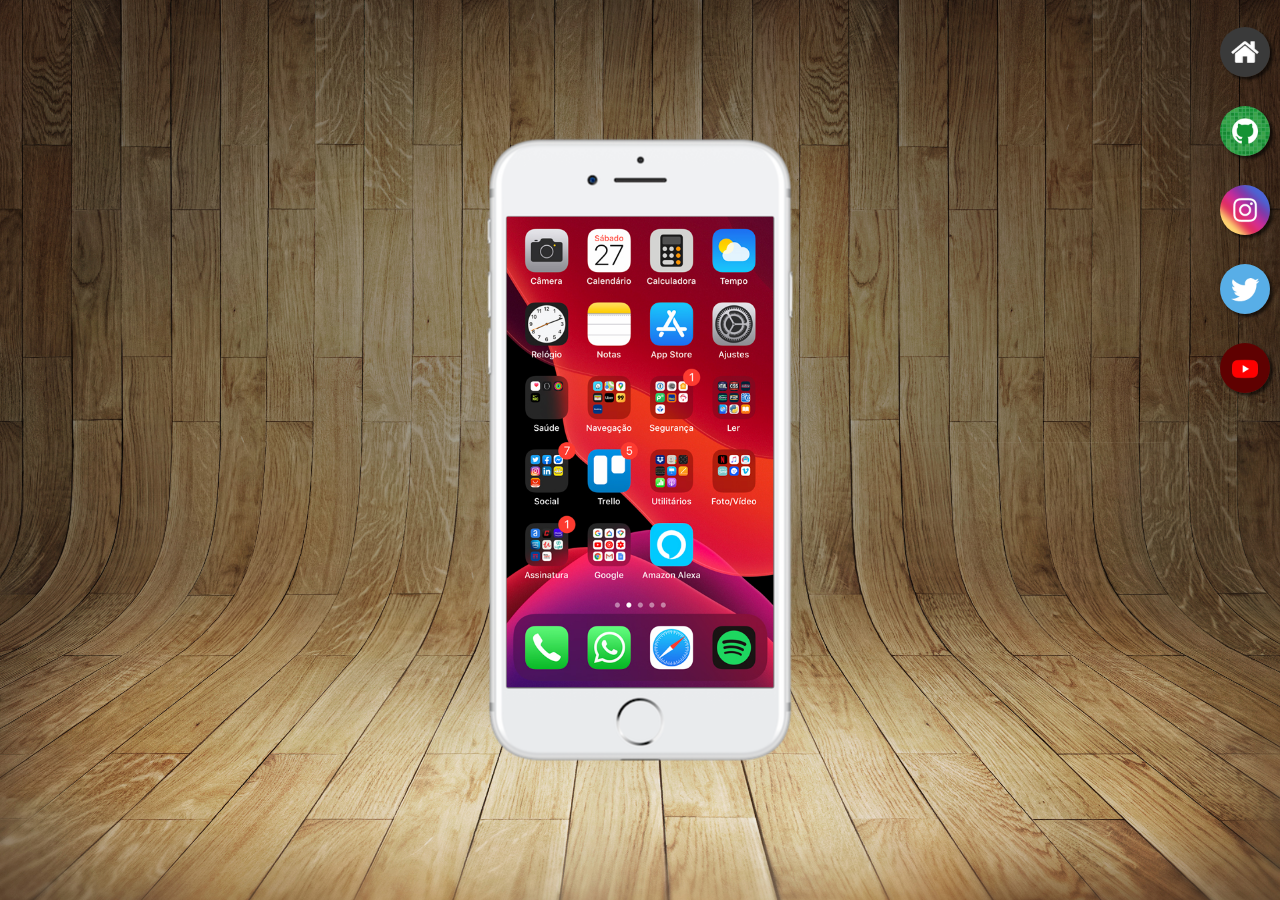
<file: index.html>
<!DOCTYPE html>
<html lang="pt-br">
  <head>
    <meta charset="UTF-8" />
    <meta http-equiv="X-UA-Compatible" content="IE=edge" />
    <meta name="viewport" content="width=device-width, initial-scale=1.0" />
    <link rel="stylesheet" href="styles/style.css" />
    <title>Redes Sociais</title>
  </head>
  <body>
    <main>
      <section id="iphone">
        <iframe
          src="pages/home.html"
          name="tela-iphone"
          id="tela-iphone"
          frameborder="0"
        ></iframe>
      </section>
      <section id="social-media">
        <a id="home" href="pages/home.html" class="button" target="tela-iphone"
          ><img src="images/logo-home.jpg" alt="" /></a
        ><br />
        <a
          id="github"
          href="pages/github.html"
          class="button"
          target="tela-iphone"
          ><img src="images/logo-github.jpg" alt="" /></a
        ><br />
        <a
          id="instagram"
          href="pages/instagram.html"
          class="button"
          target="tela-iphone"
          ><img src="images/logo-instagram.jpg" alt="" /></a
        ><br />
        <a
          id="twitter"
          href="pages/twitter.html"
          class="button"
          target="tela-iphone"
          ><img src="images/logo-twitter.jpg" alt="" /></a
        ><br />
        <a
          id="youtube"
          href="pages/youtube.html"
          class="button"
          target="tela-iphone"
          ><img src="images/logo-youtube.jpg" alt="" /></a
        ><br />
      </section>
    </main>
  </body>
</html>
</file>
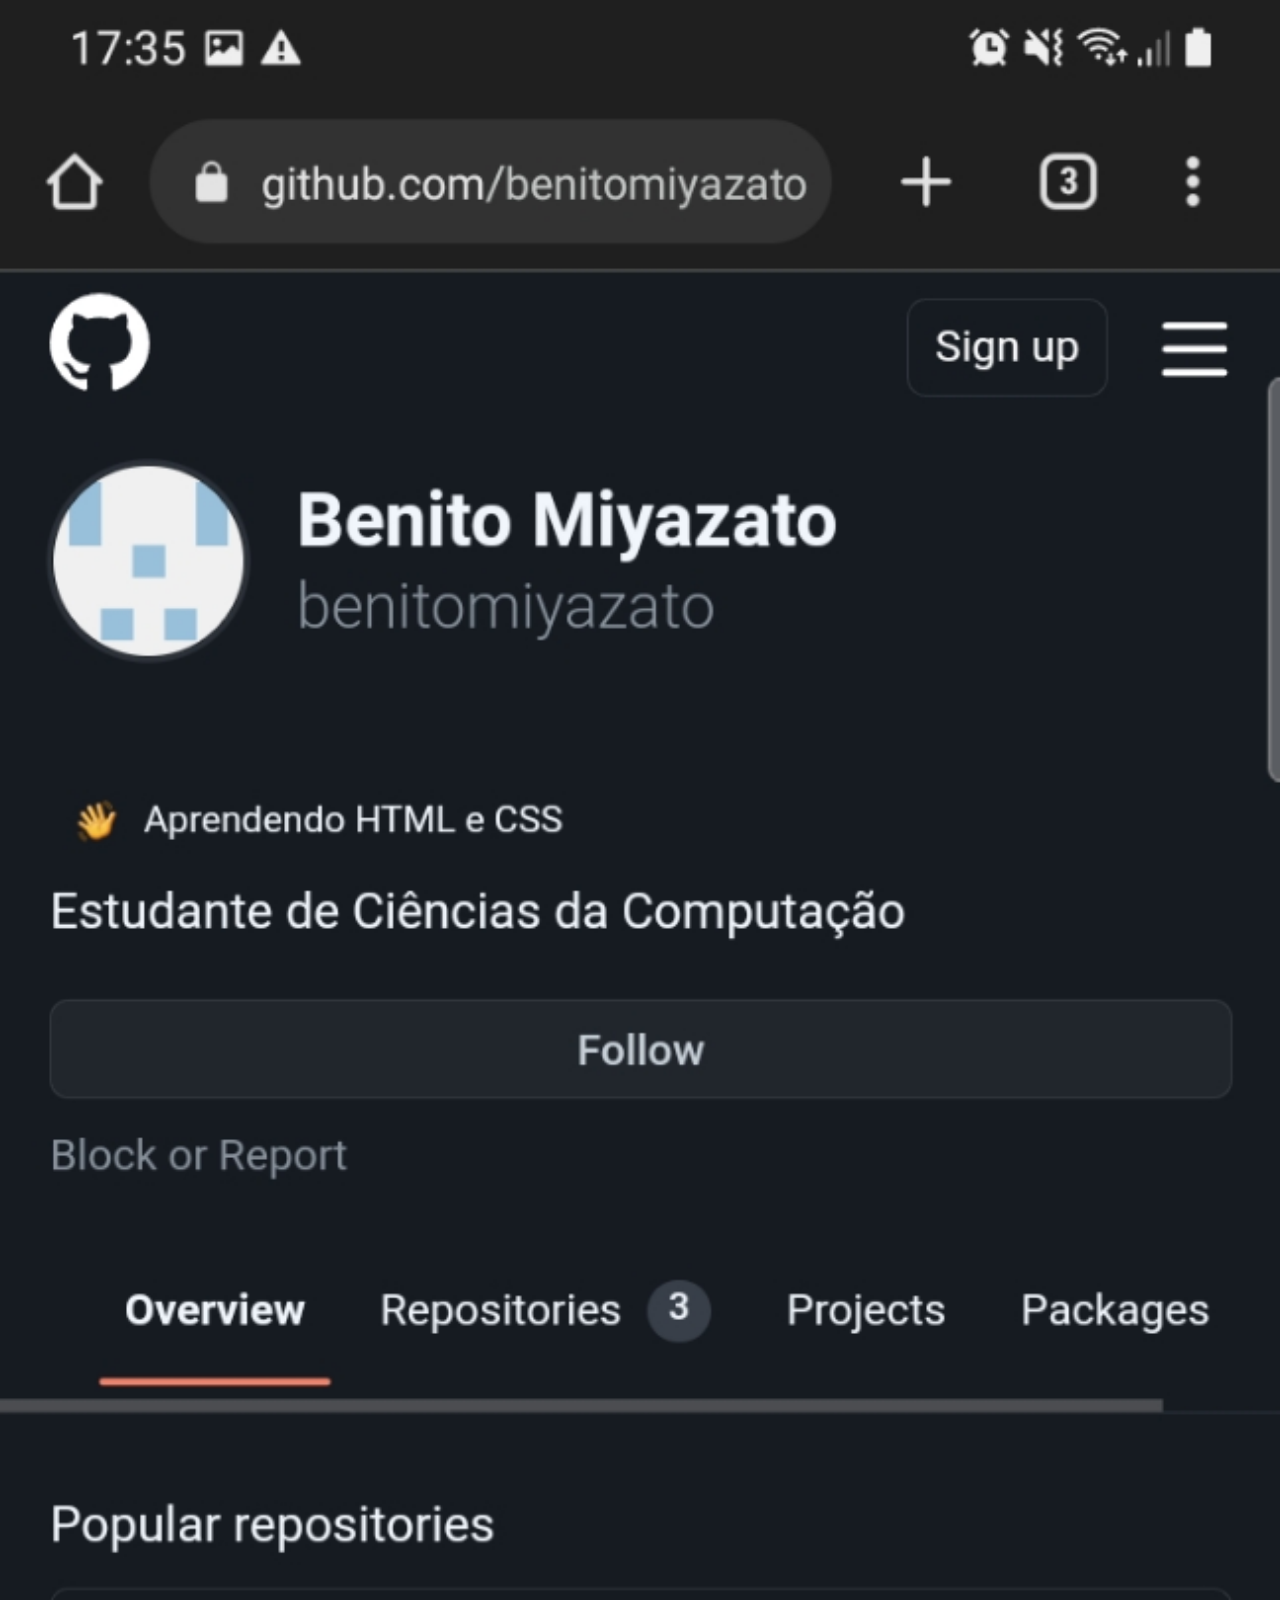
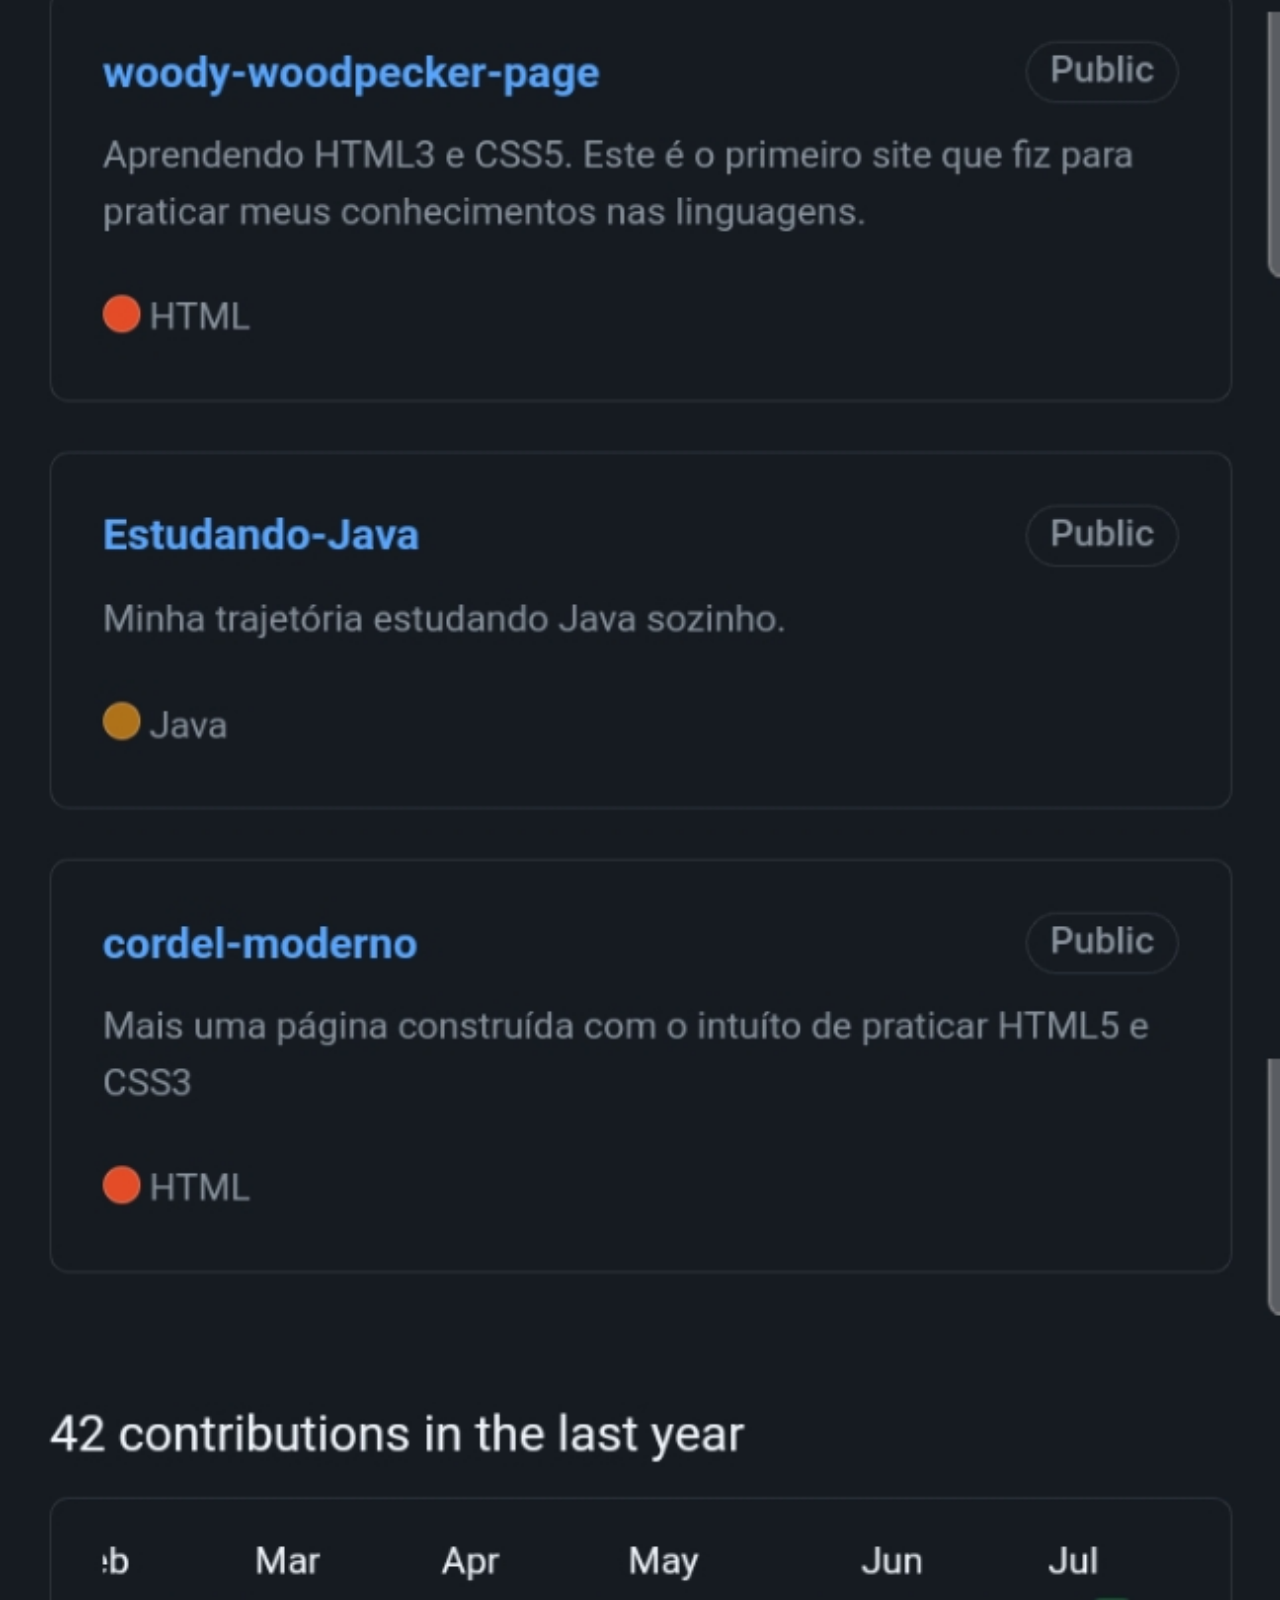
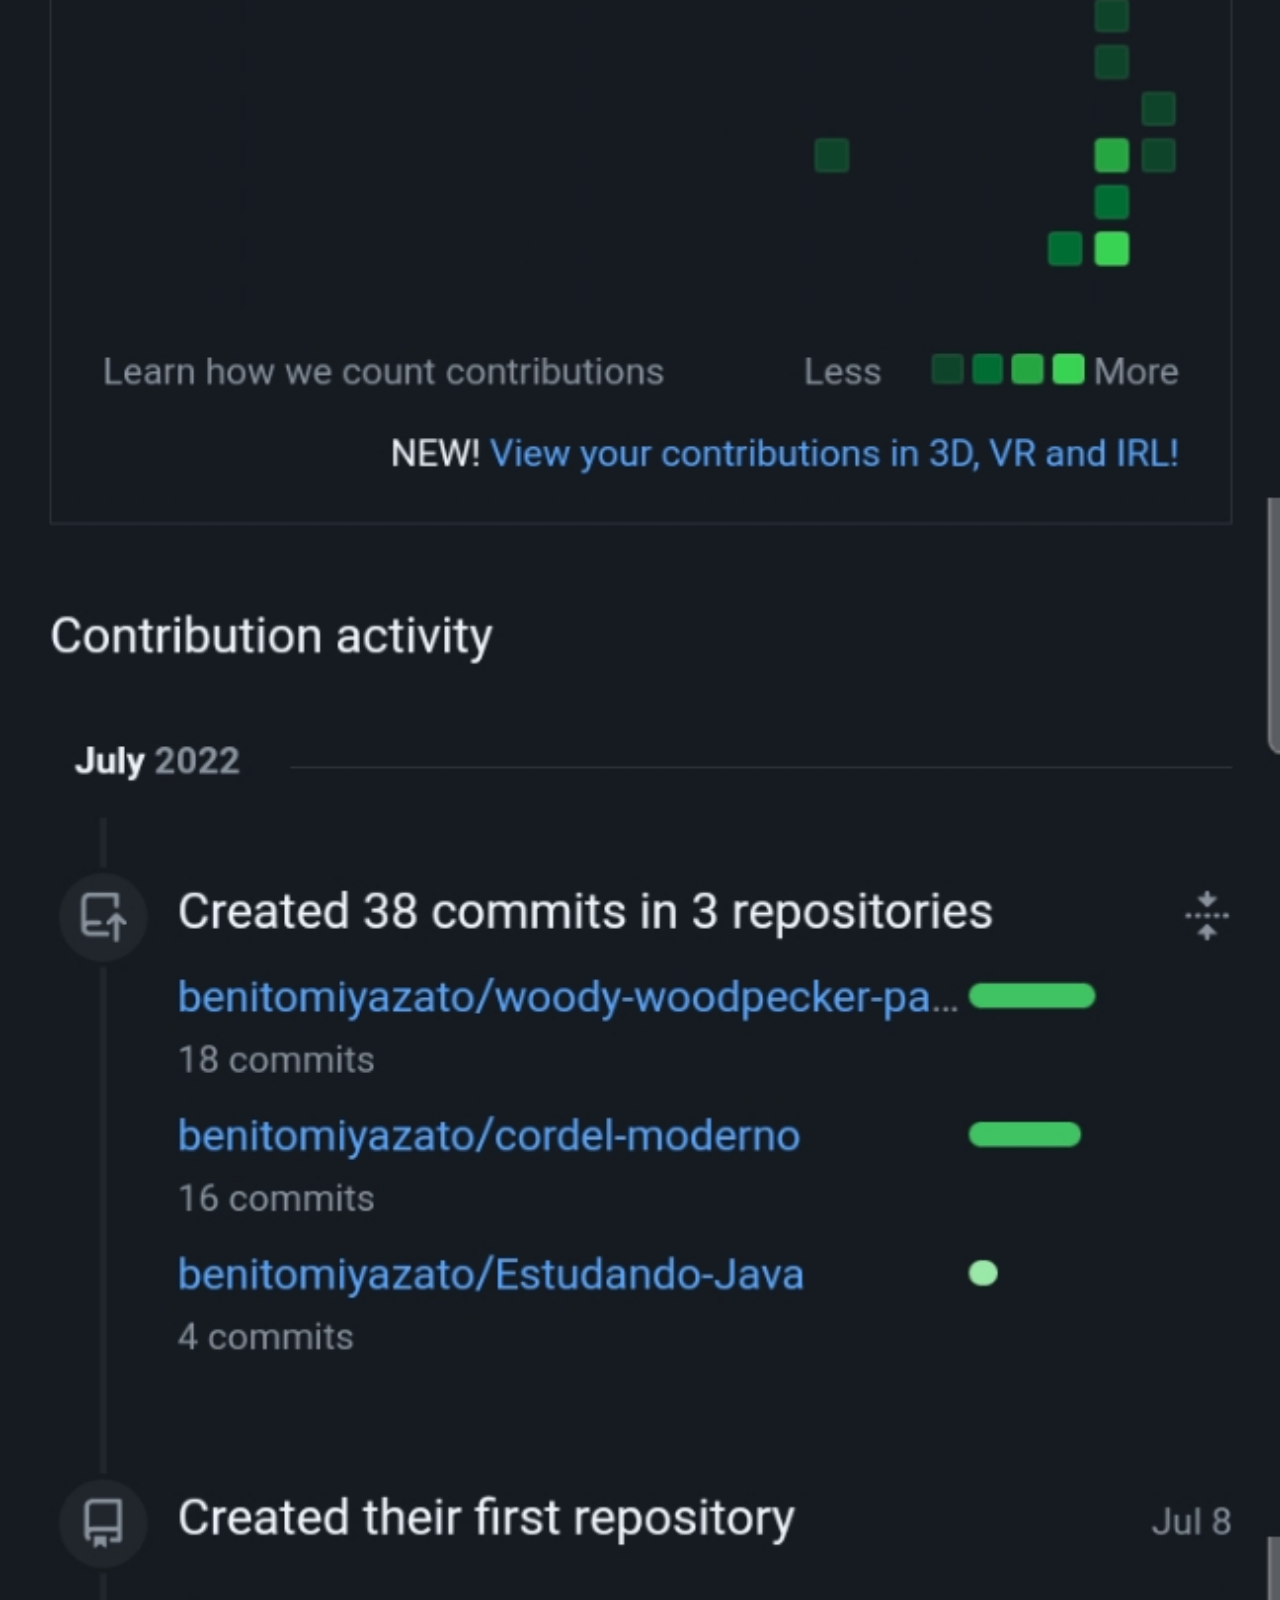
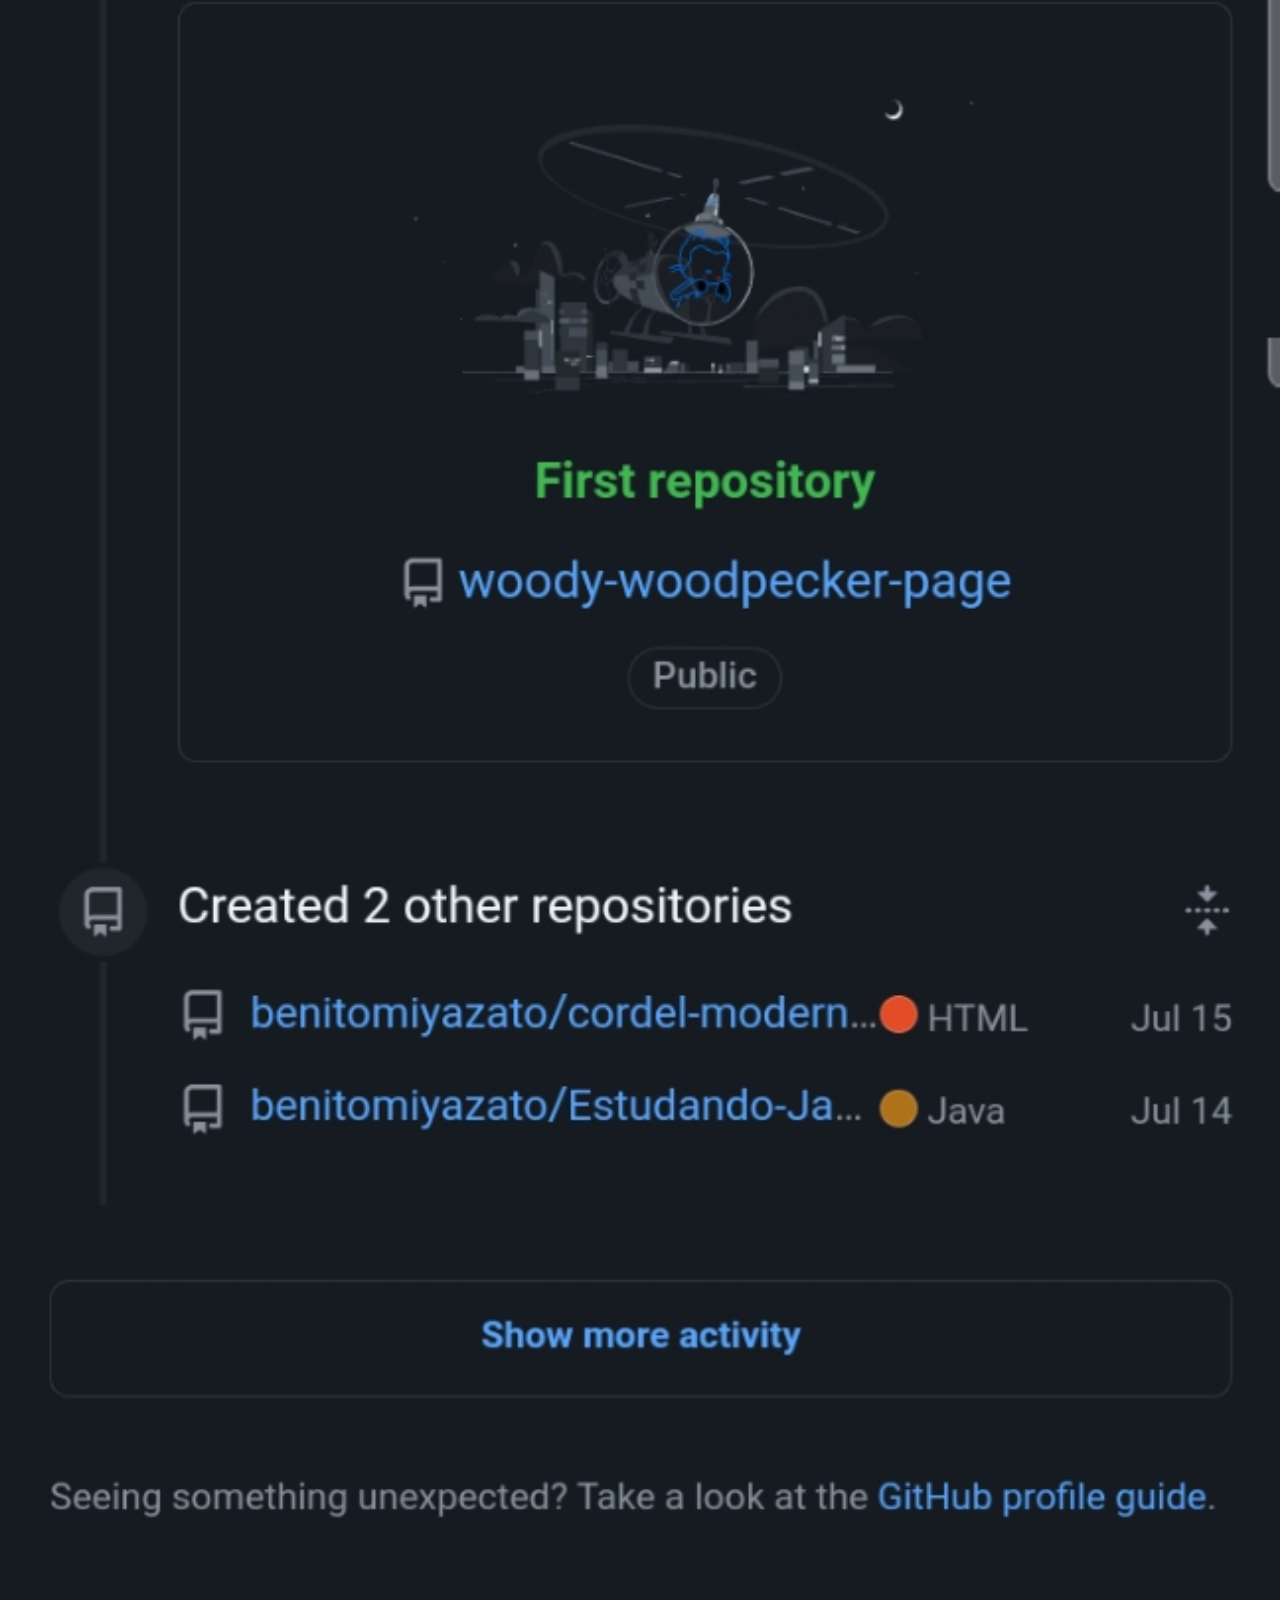
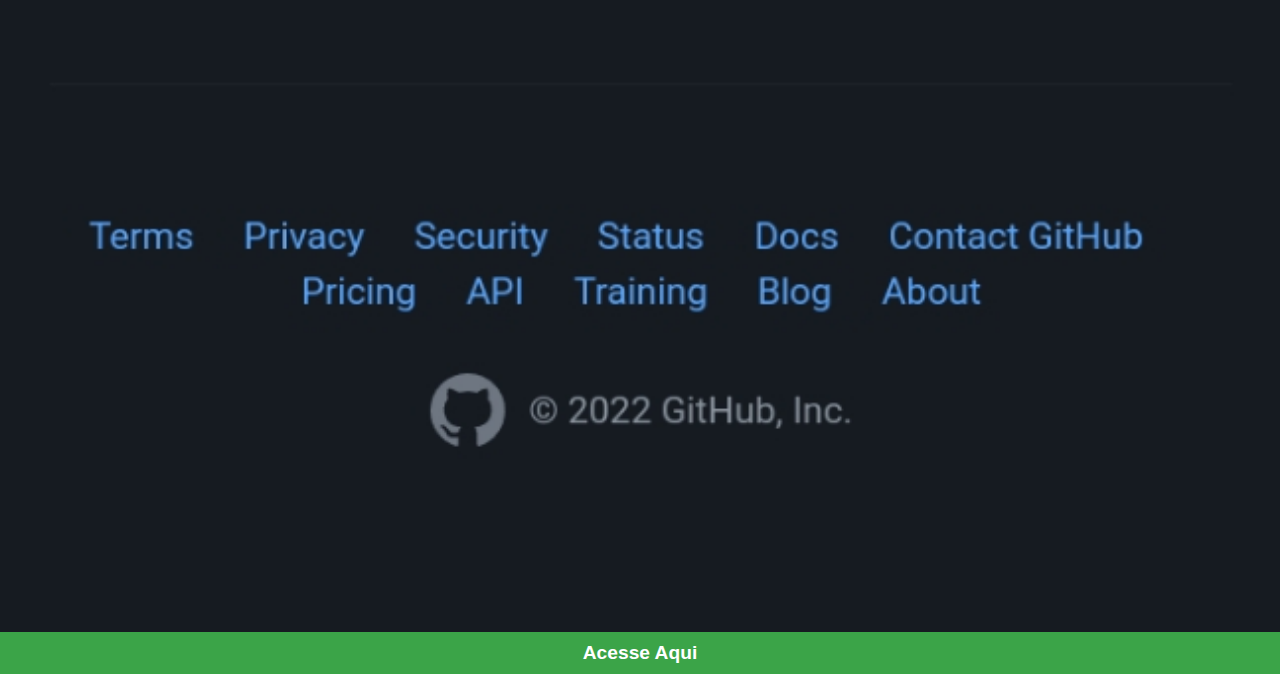
<file: pages/github.html>
<!DOCTYPE html>
<html lang="pt-br">
  <head>
    <meta charset="UTF-8" />
    <meta http-equiv="X-UA-Compatible" content="IE=edge" />
    <meta name="viewport" content="width=device-width, initial-scale=1.0" />
    <title>GitHub</title>
    <link rel="stylesheet" href="../styles/pages.css" />
    <style>
      body {
        background: #161b21;
      }
      a {
        background-color: #3ba448;
      }
    </style>
  </head>
  <body>
    <img src="../images/tela-github.jpg" alt="Github Page" />
    <a href="https://github.com/benitomiyazato" target="_blank" rel="external"
      >Acesse Aqui</a
    >
  </body>
</html>
</file>
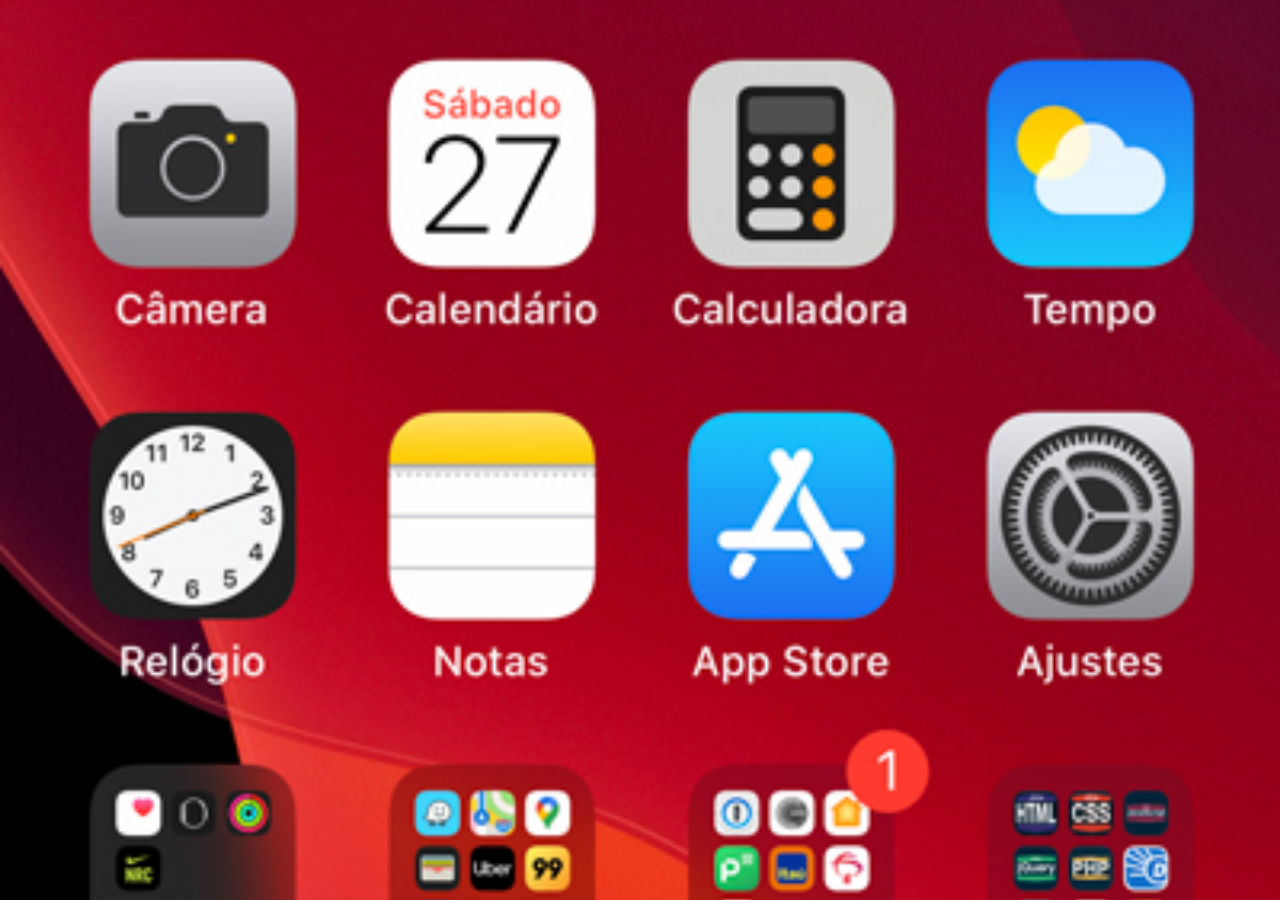
<file: pages/home.html>
<!DOCTYPE html>
<html lang="pt-br">
  <head>
    <meta charset="UTF-8" />
    <meta http-equiv="X-UA-Compatible" content="IE=edge" />
    <meta name="viewport" content="width=device-width, initial-scale=1.0" />
    <title>Home</title>
    <style>
      * {
        margin: 0px;
        padding: 0px;
      }

      body {
        width: 100vw;
        height: 100vh;
        background: white url(../images/tela-home.jpg);
        background-repeat: no-repeat;
        background-position: top center;
        background-size: cover;
      }
    </style>
  </head>
  <body></body>
</html>
</file>
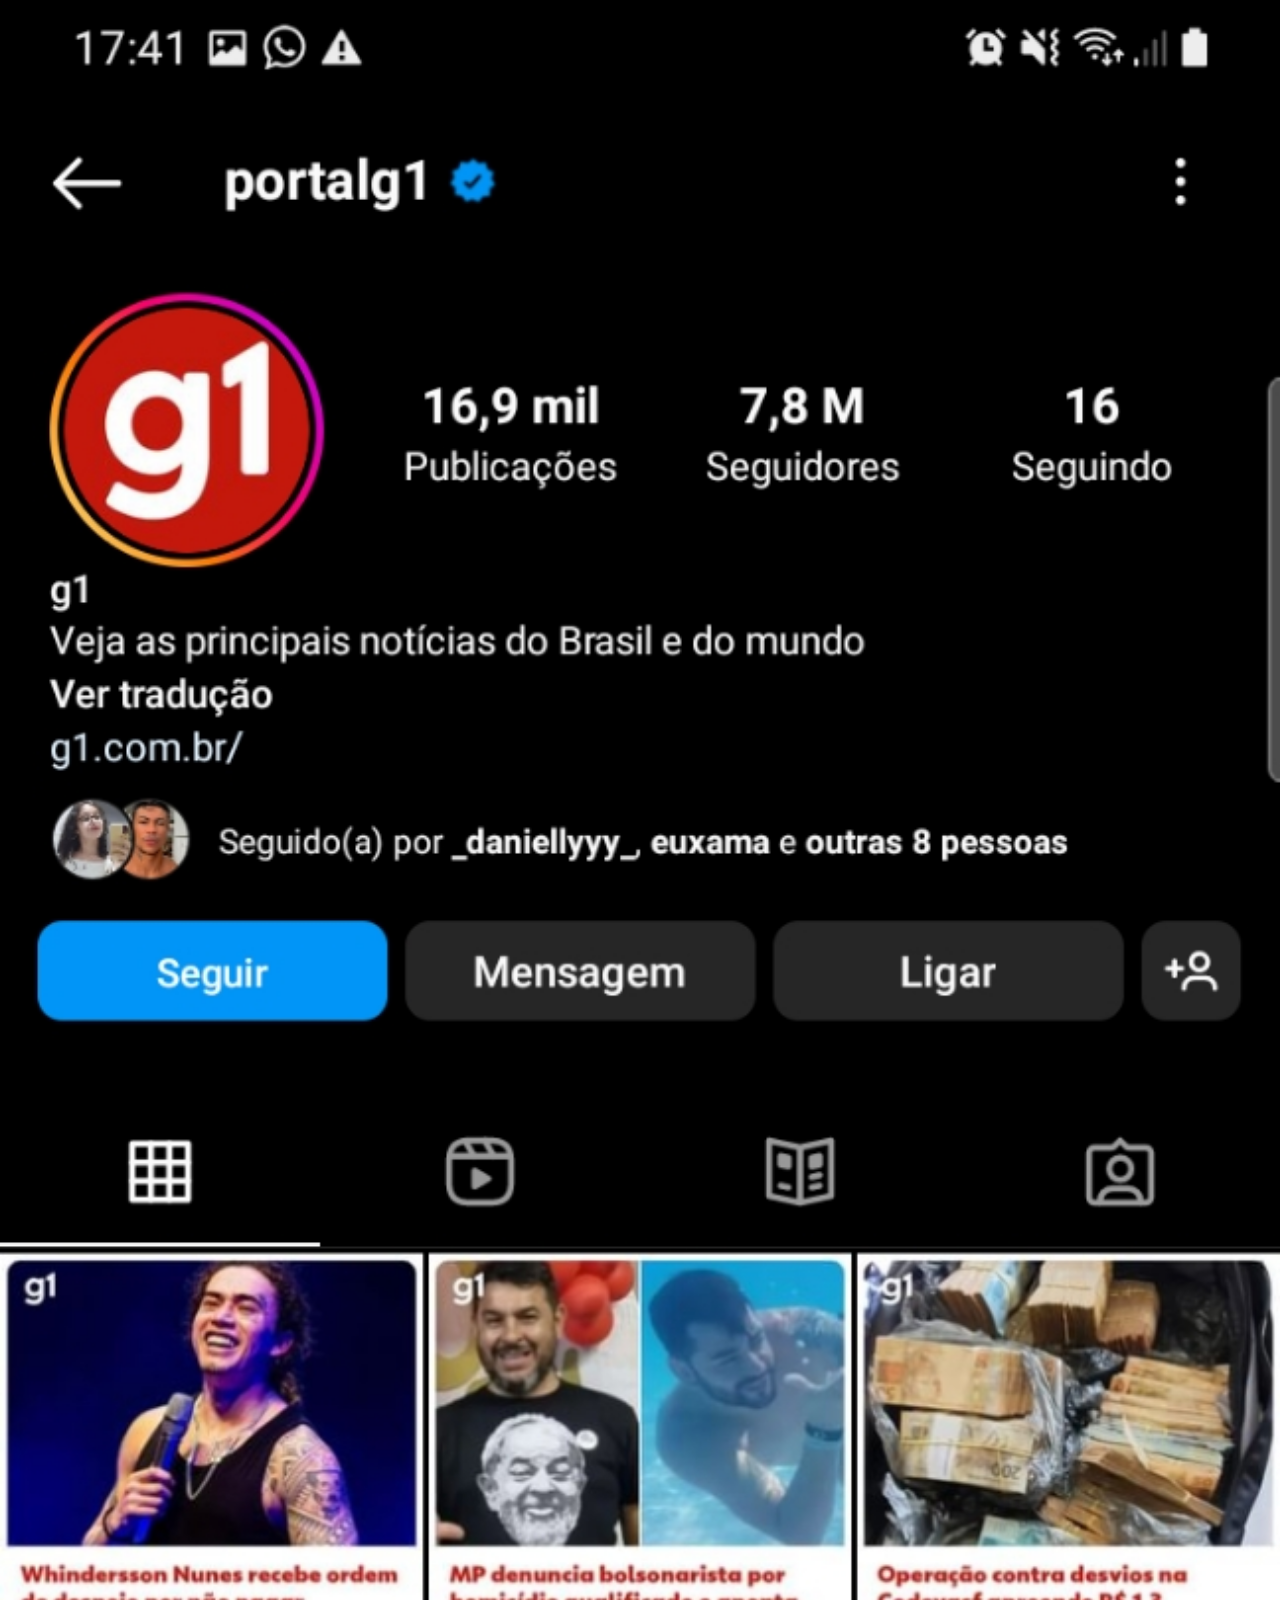
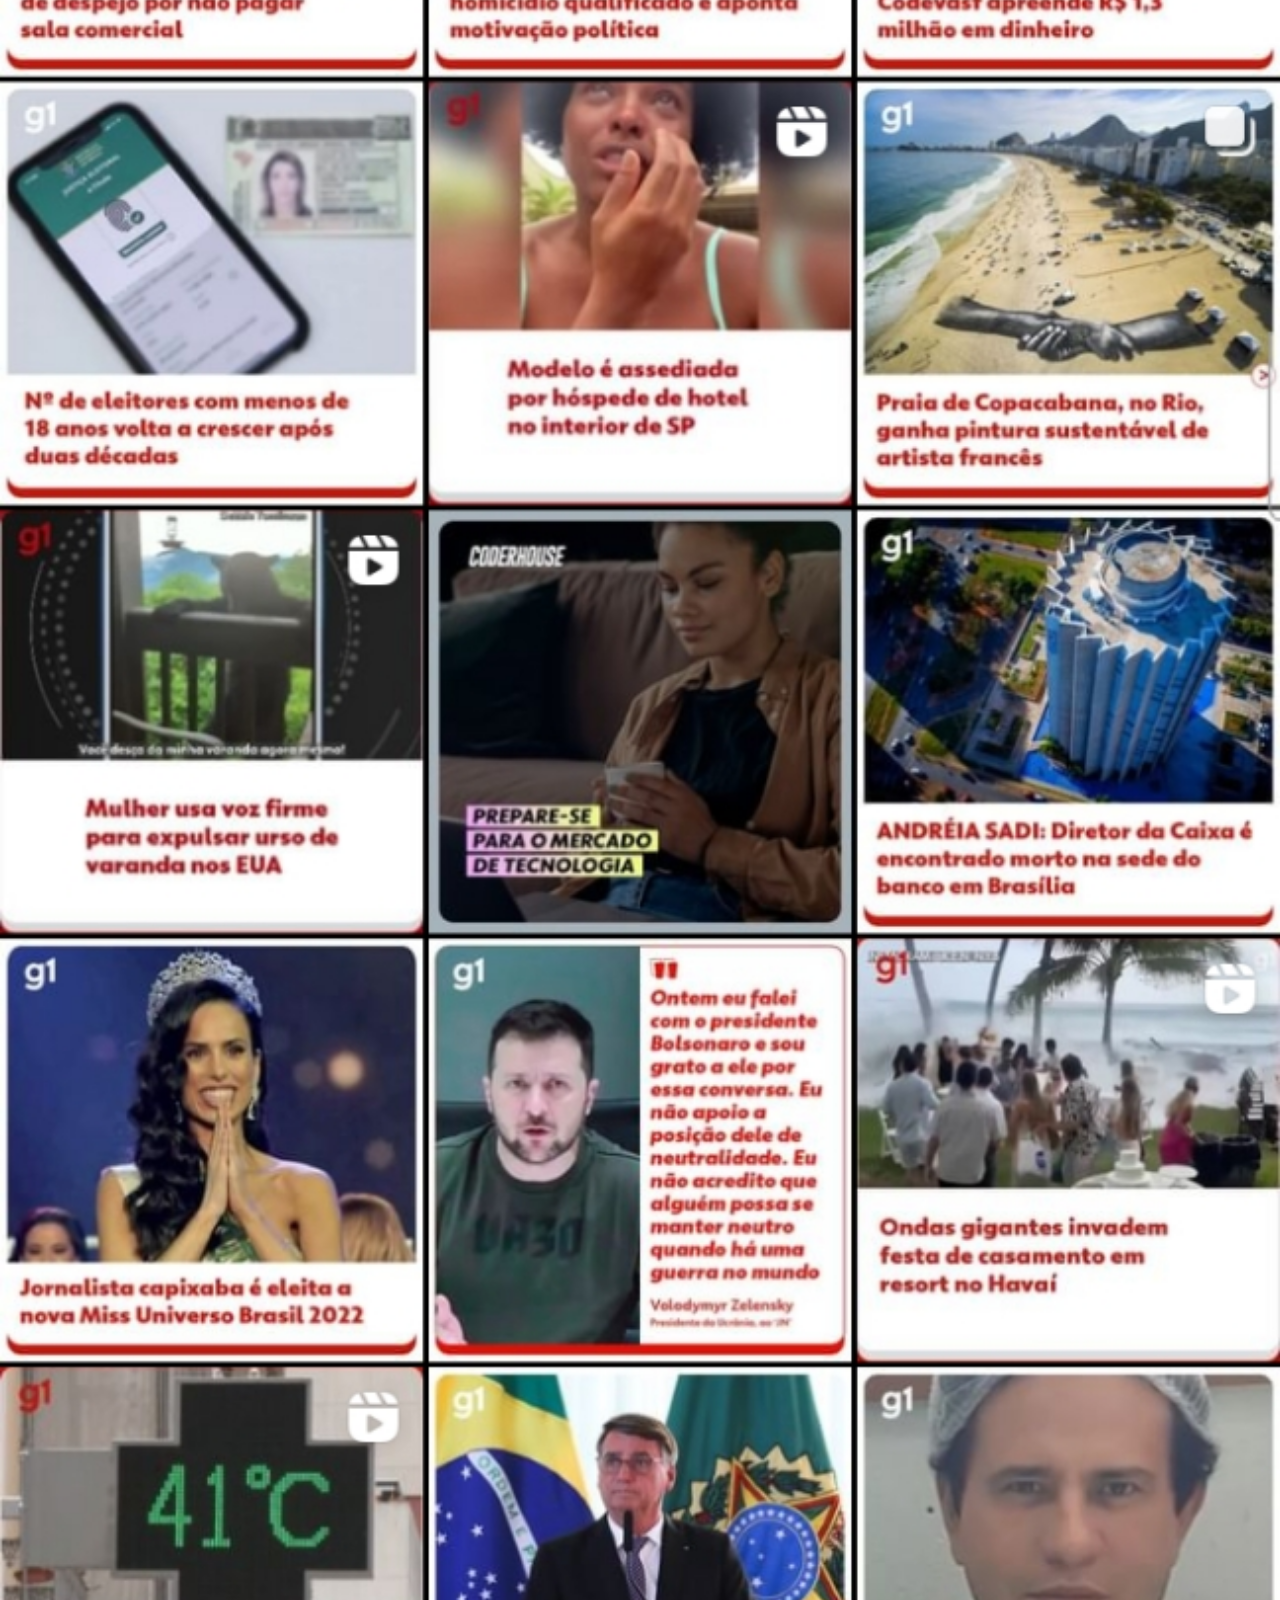
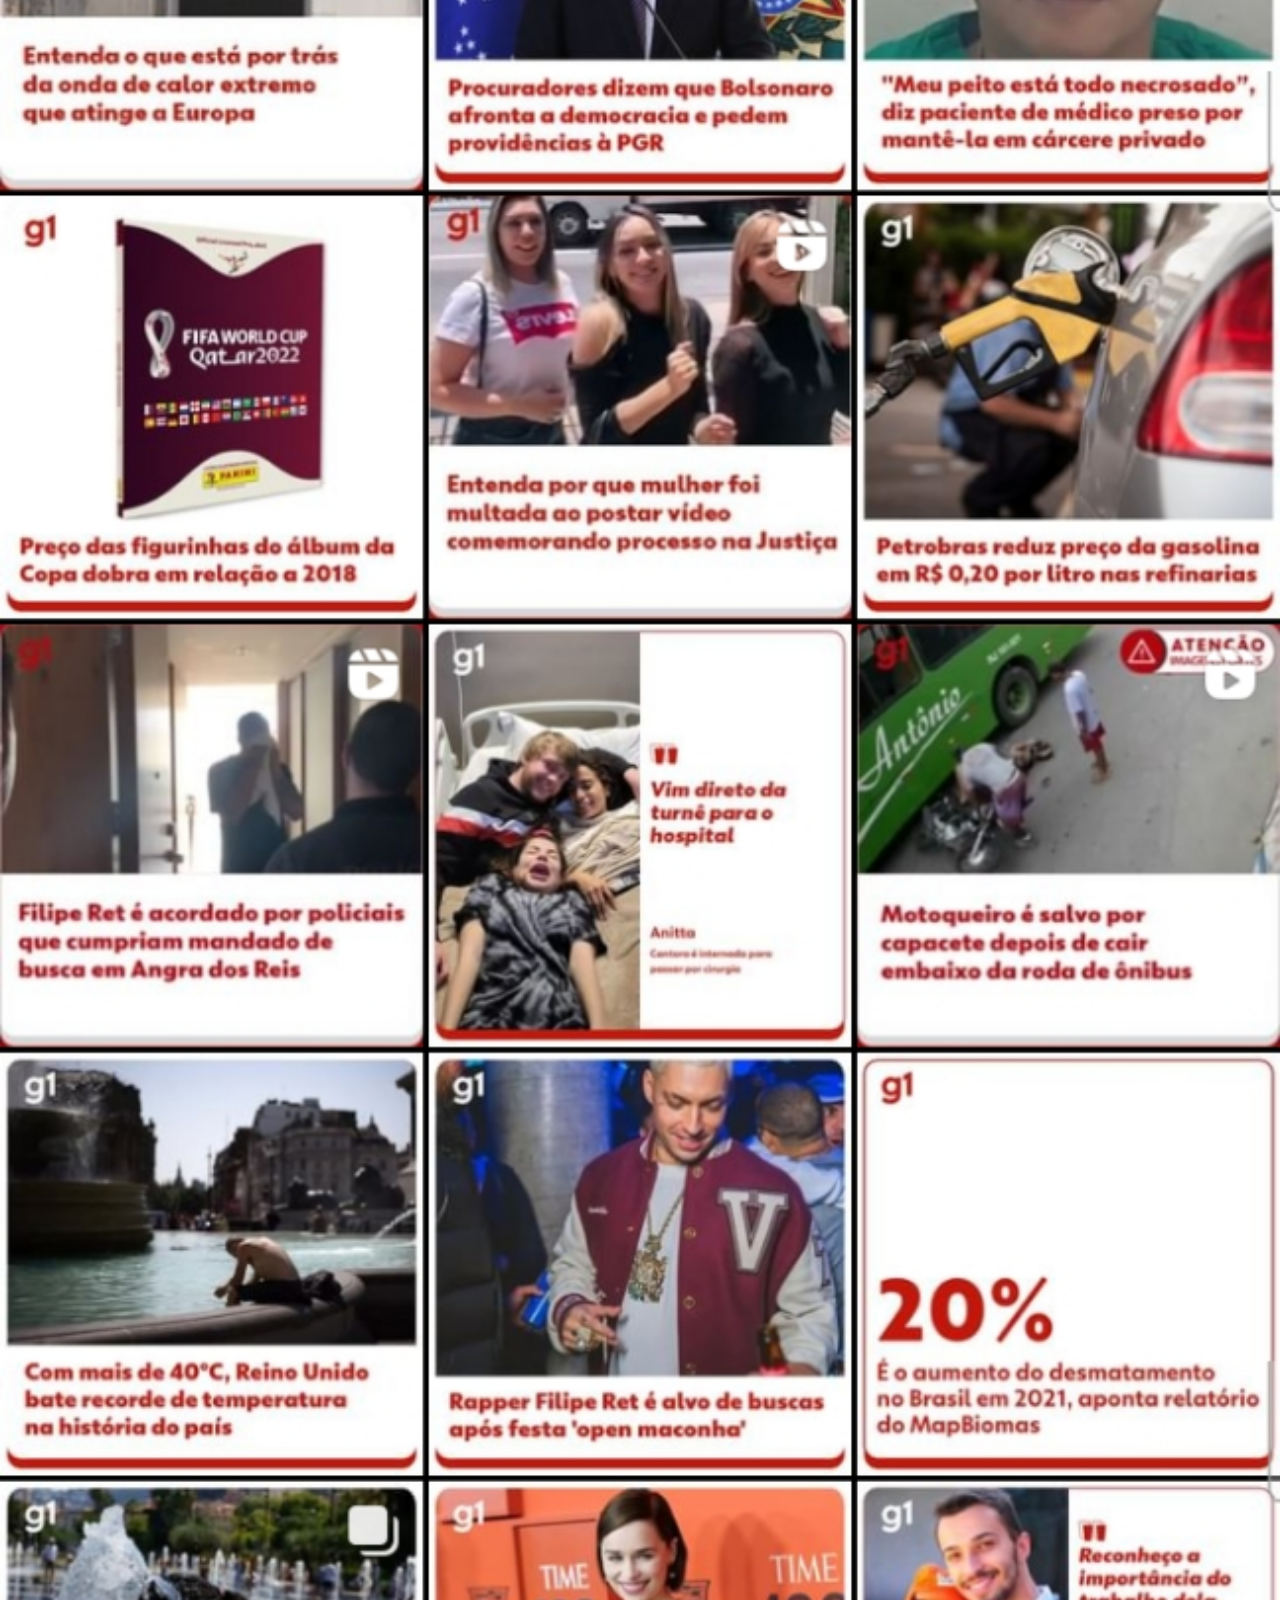
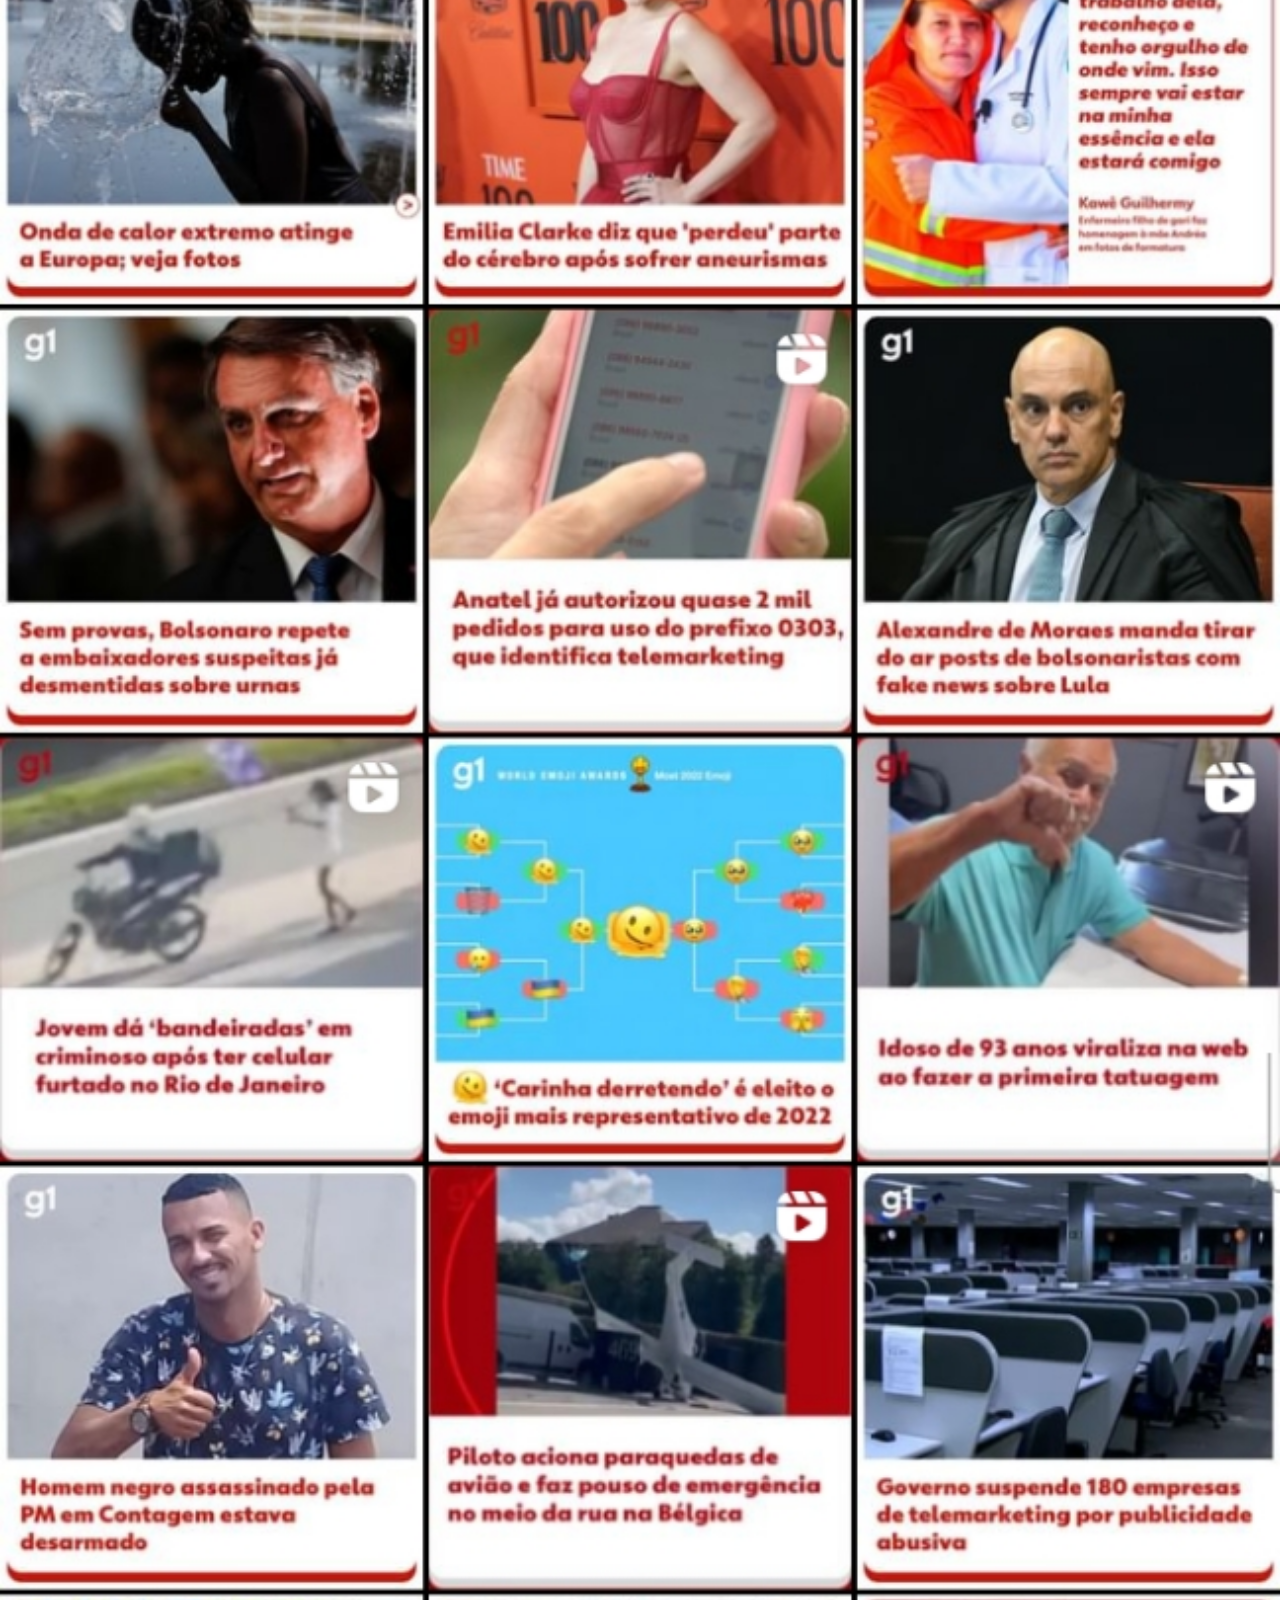
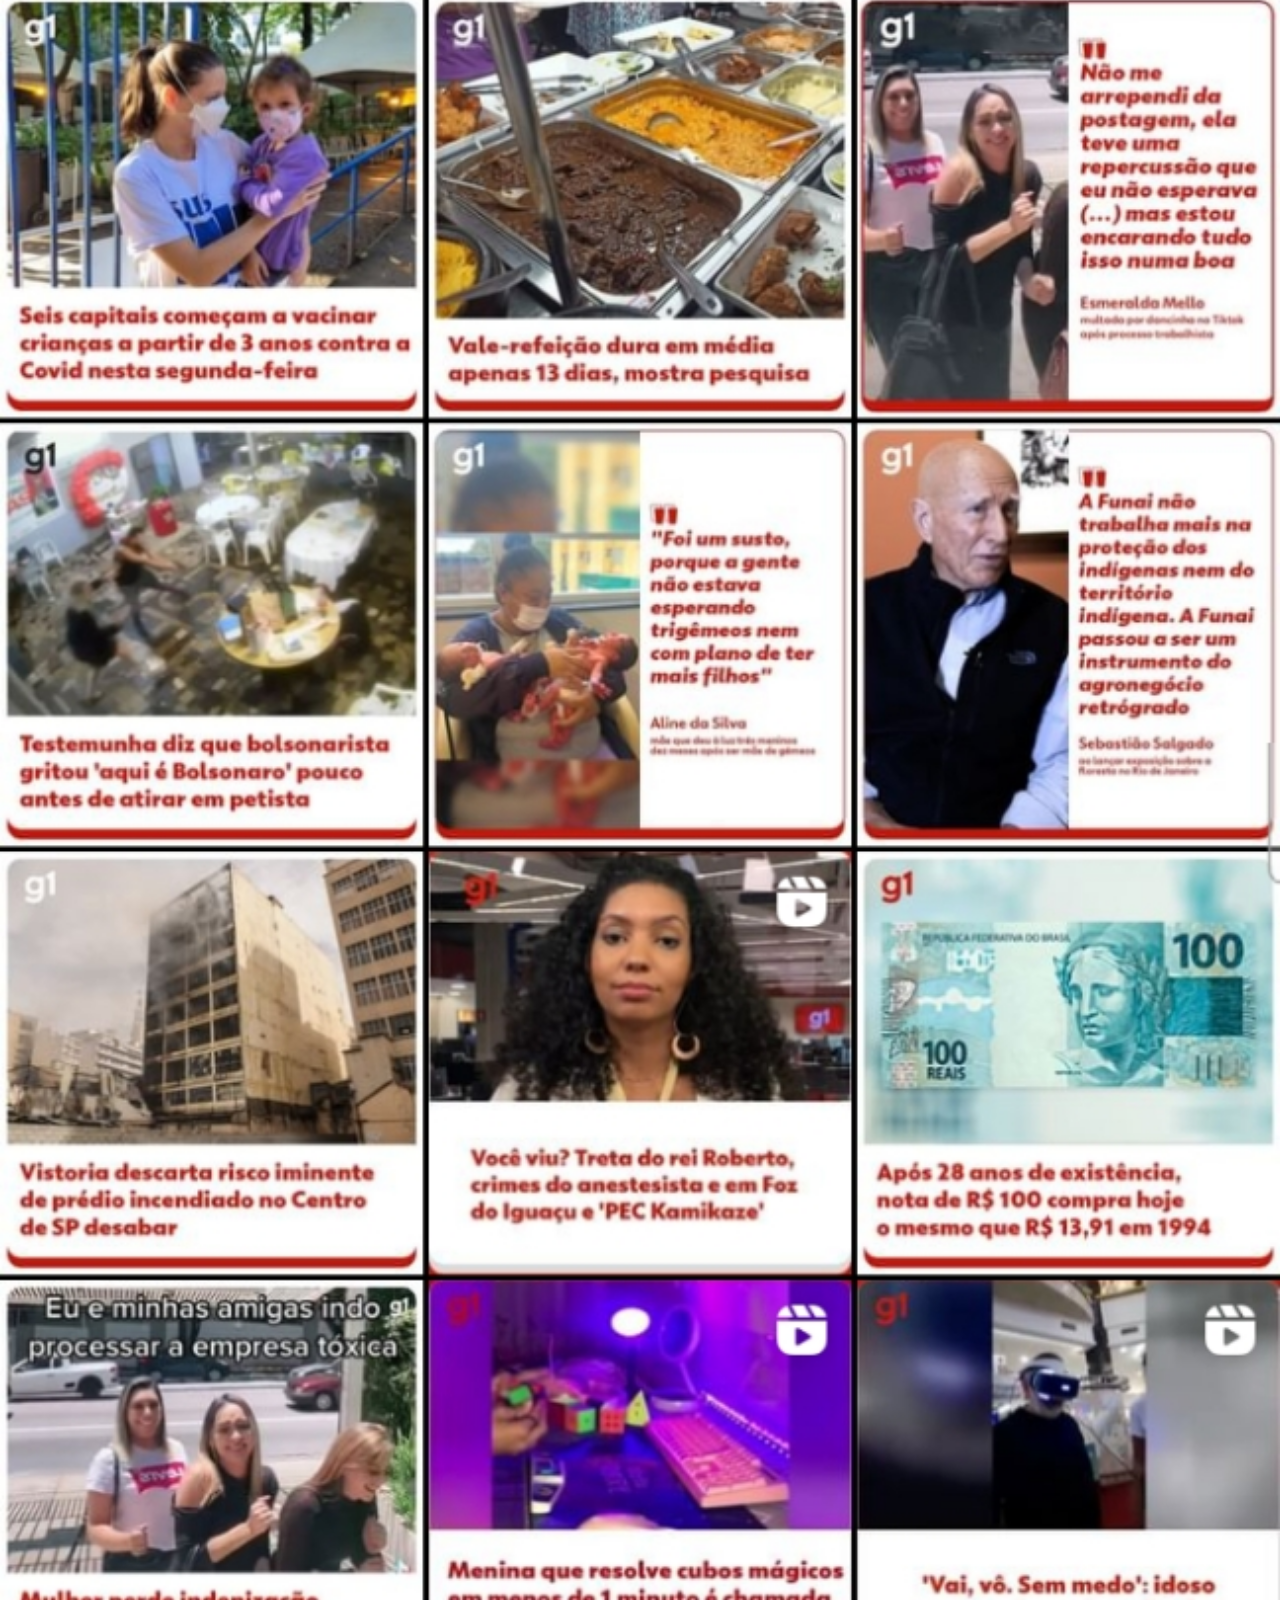
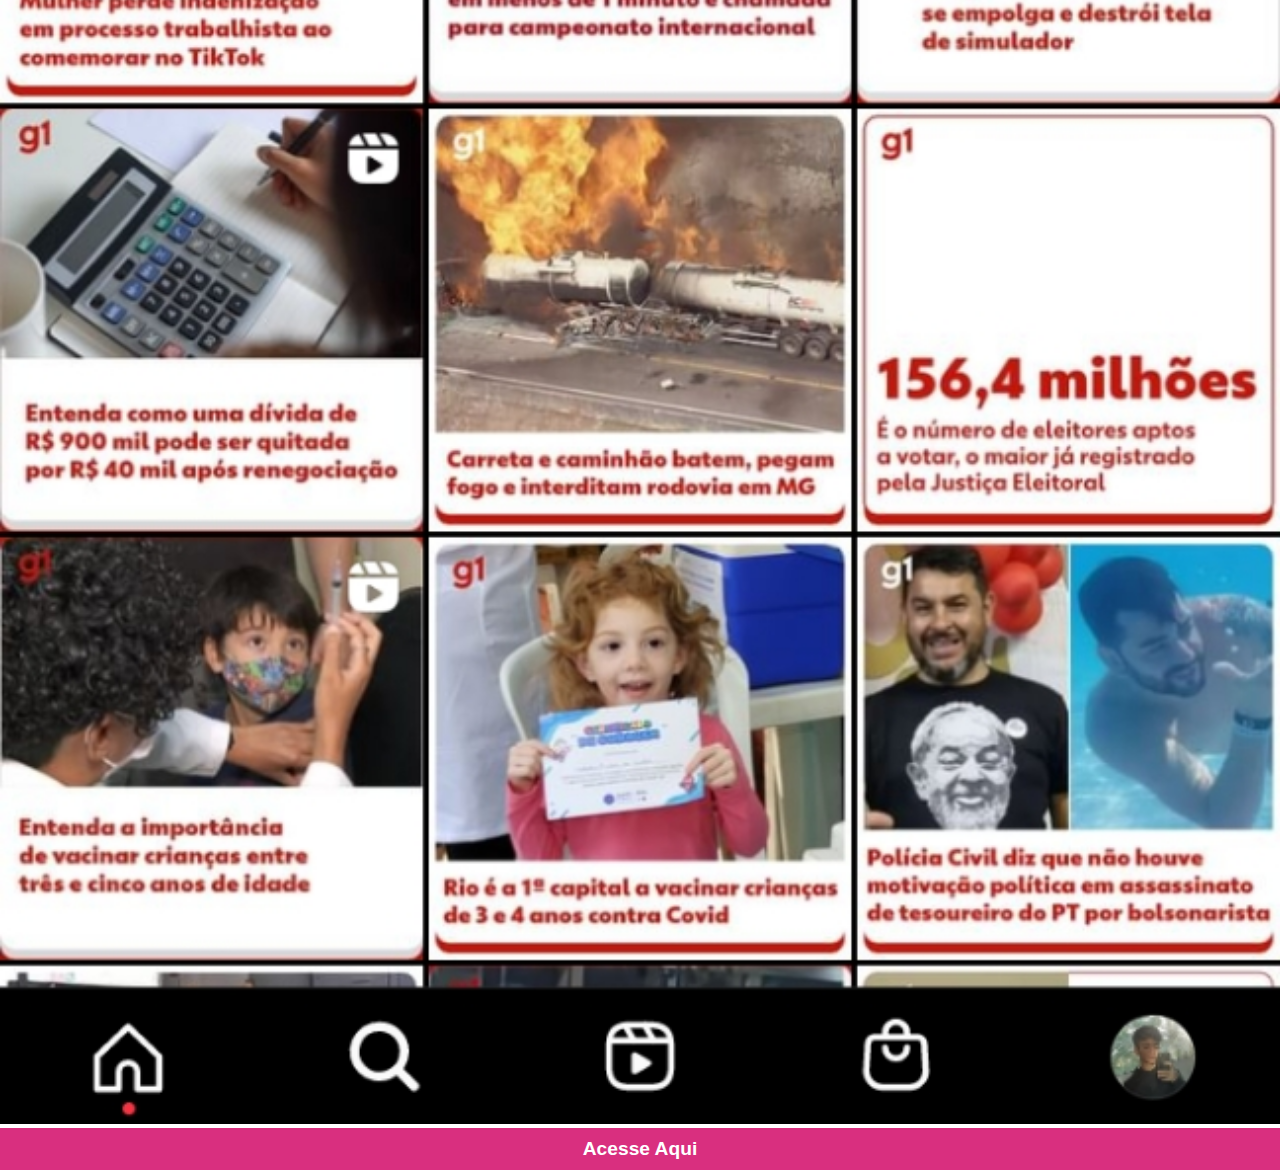
<file: pages/instagram.html>
<!DOCTYPE html>
<html lang="pt-br">
  <head>
    <meta charset="UTF-8" />
    <meta http-equiv="X-UA-Compatible" content="IE=edge" />
    <meta name="viewport" content="width=device-width, initial-scale=1.0" />
    <title>Instagram</title>
    <link rel="stylesheet" href="../styles/pages.css" />
    <style>
      body {
        background: white;
      }
      a {
        background-color: #d92f7f;
      }
    </style>
  </head>
  <body>
    <img src="../images/tela-instagram.jpg" alt="Github Page" />
    <a href="https://www.instagram.com/portalg1" target="_blank" rel="external"
      >Acesse Aqui</a
    >
  </body>
</html>
</file>
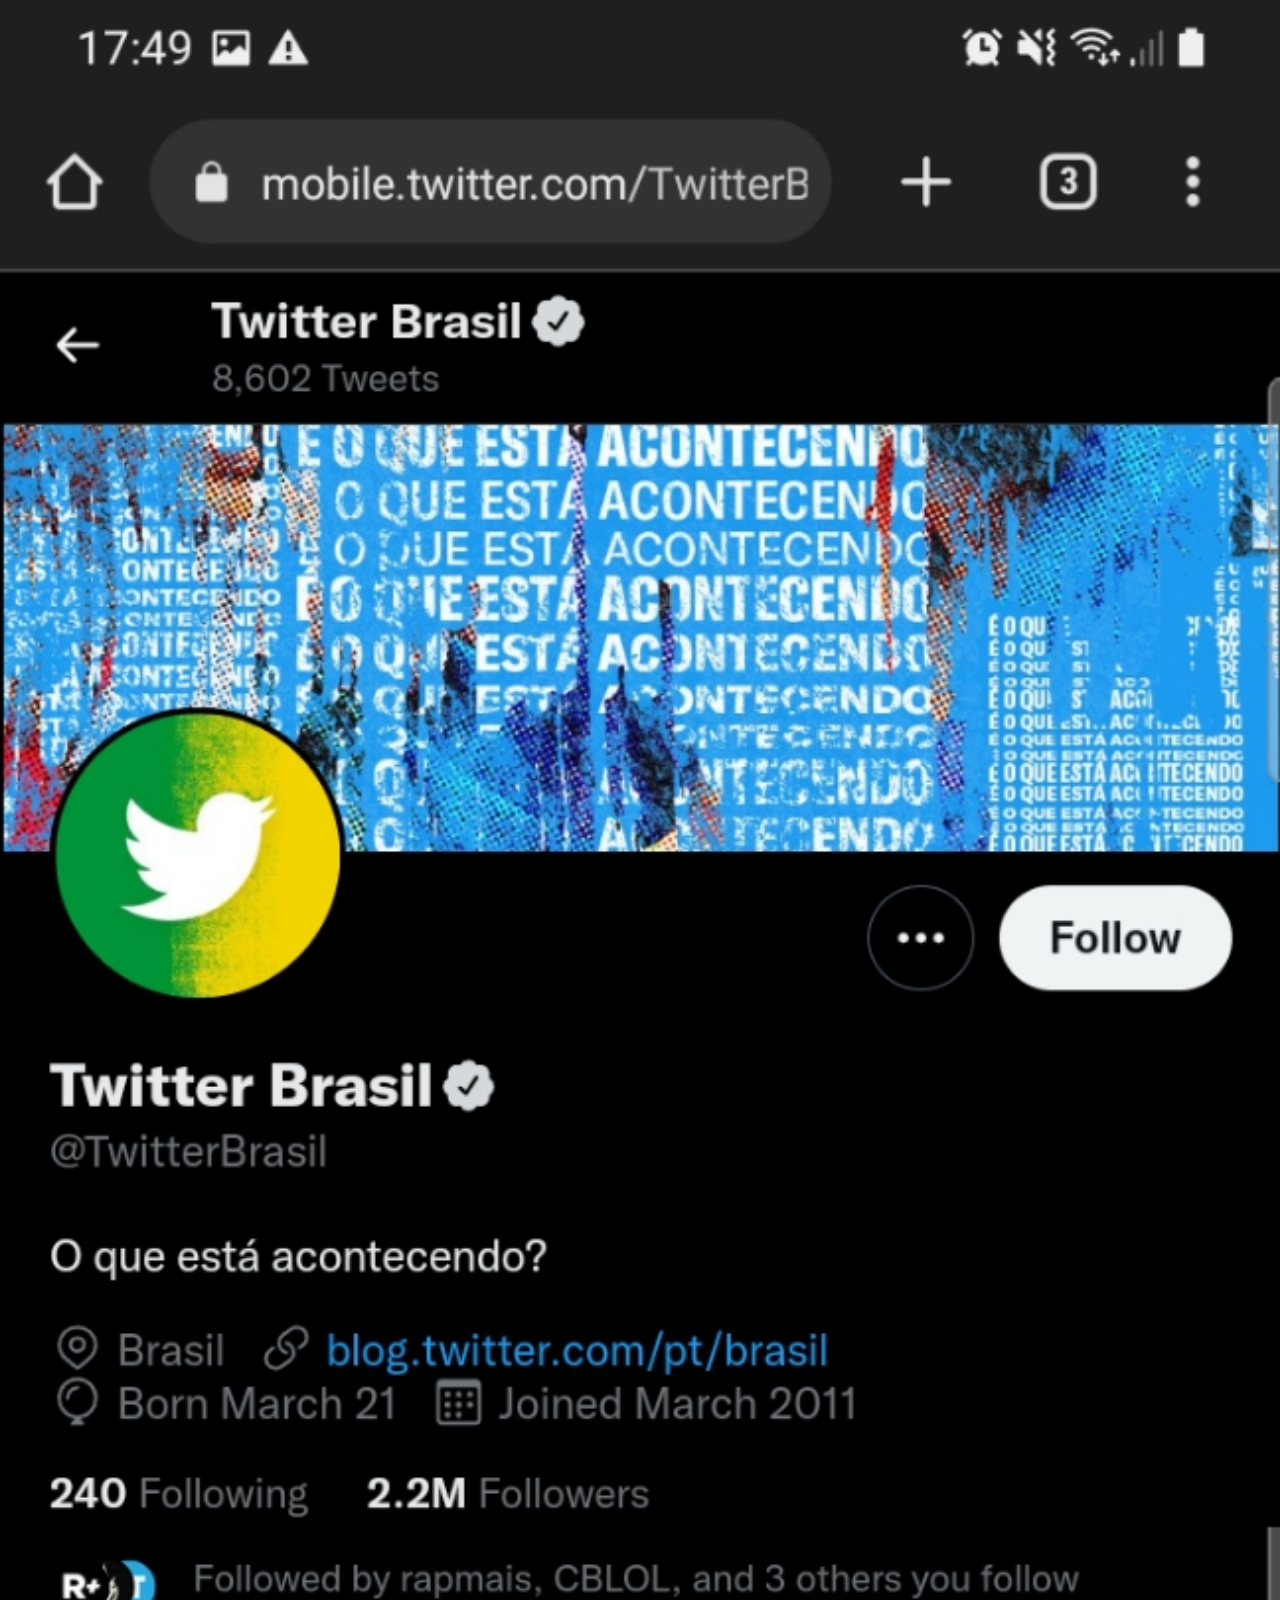
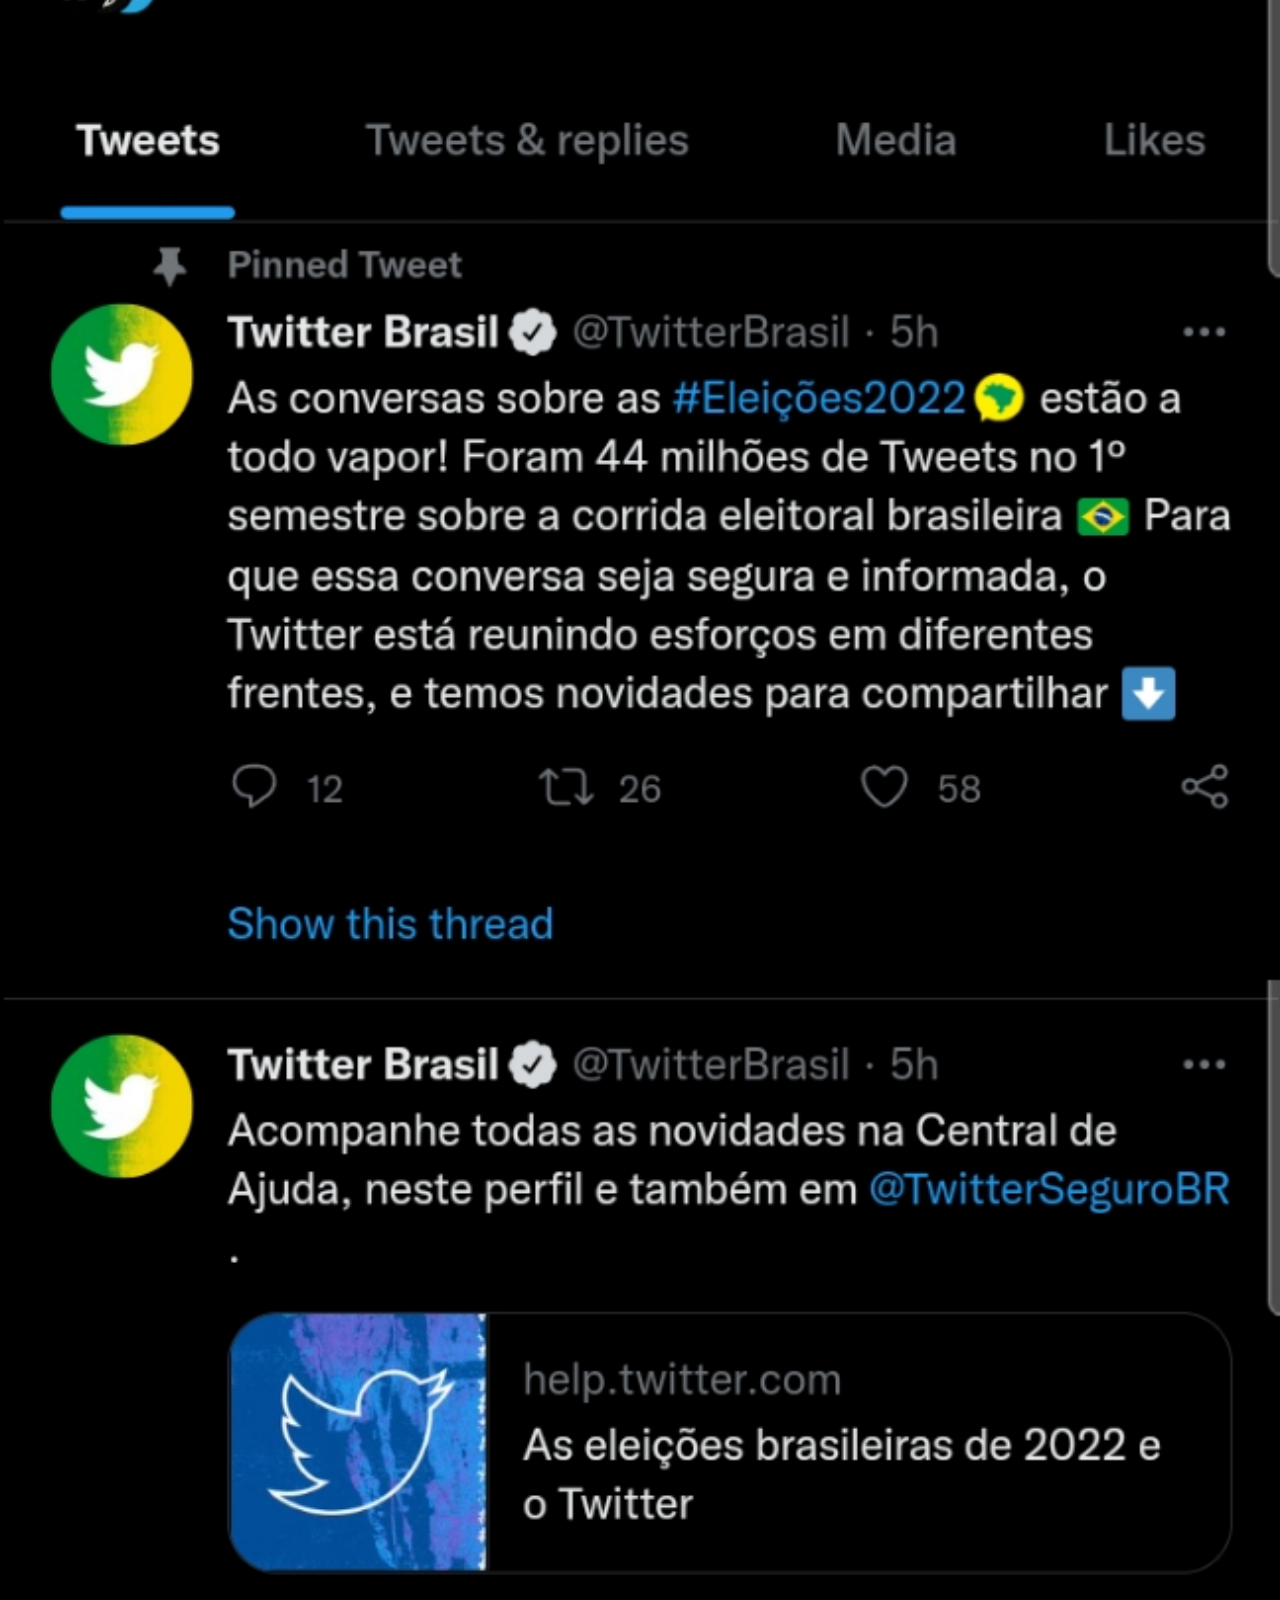
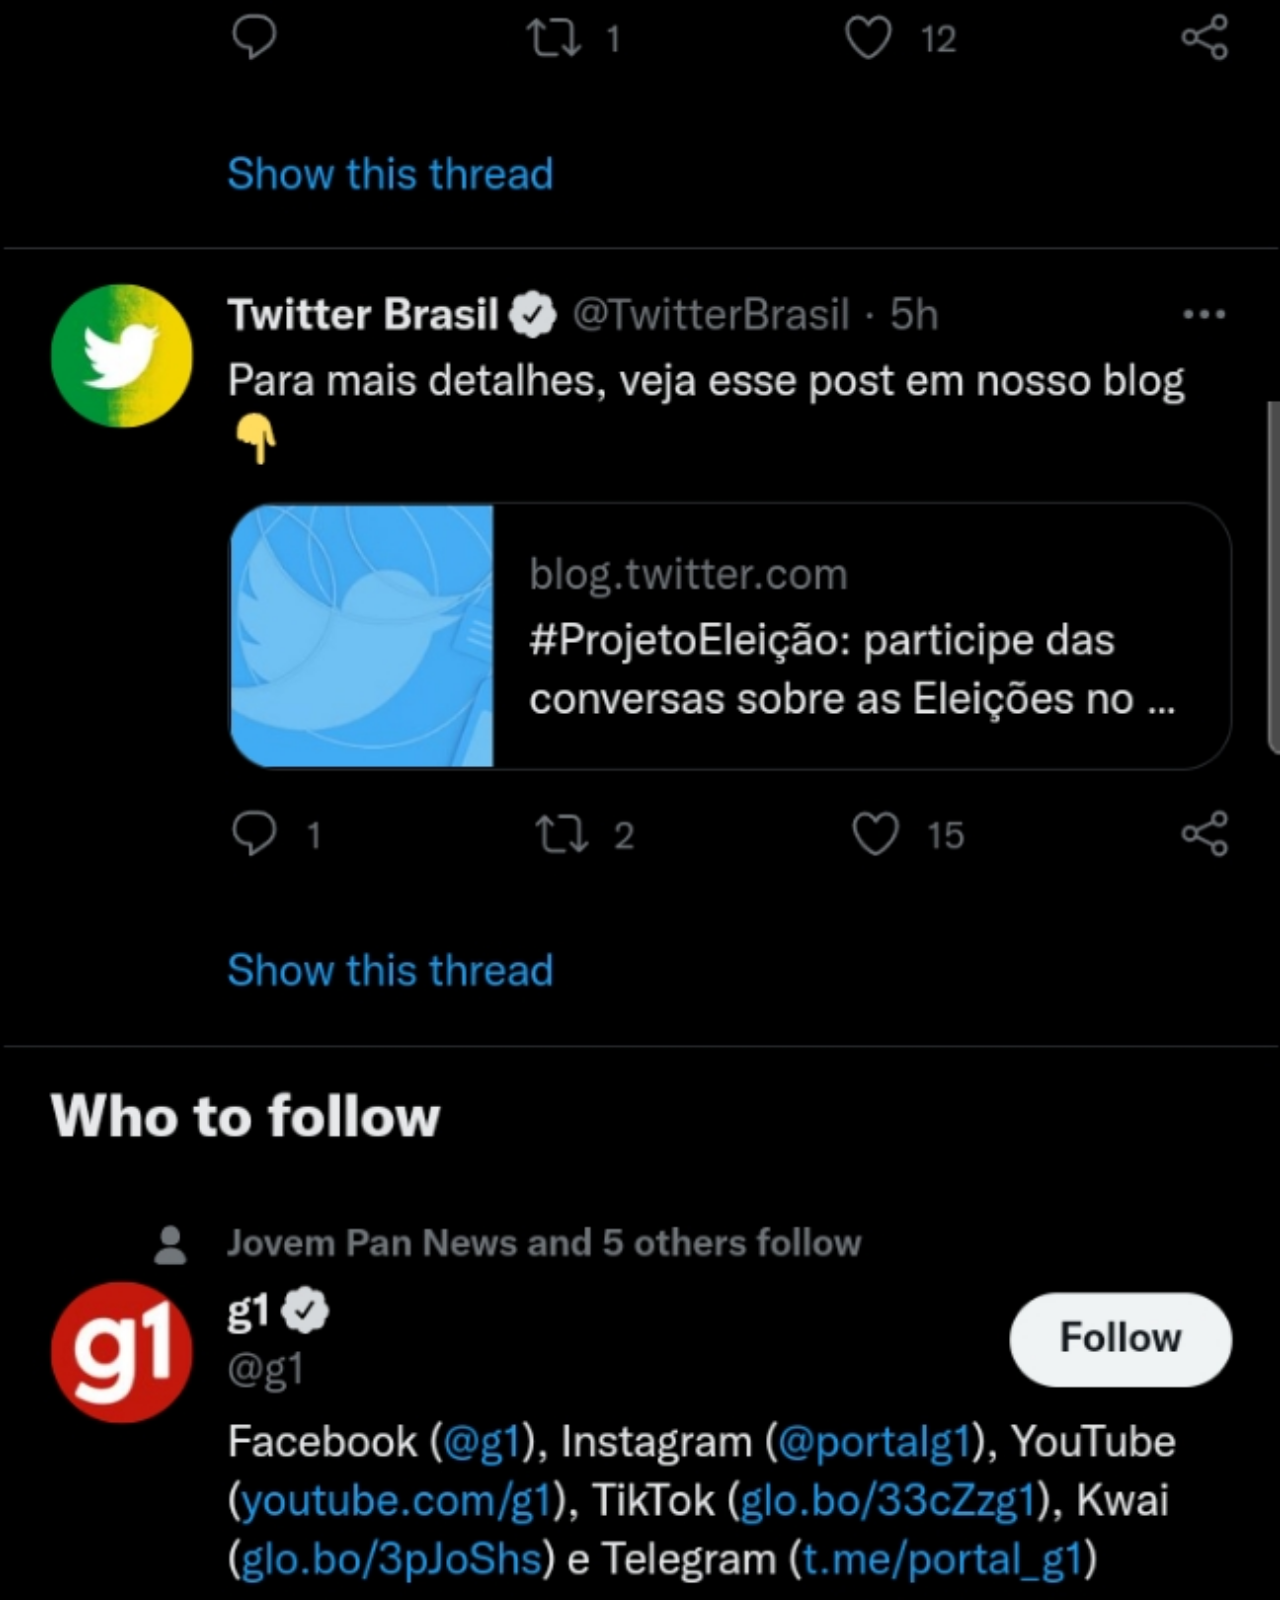
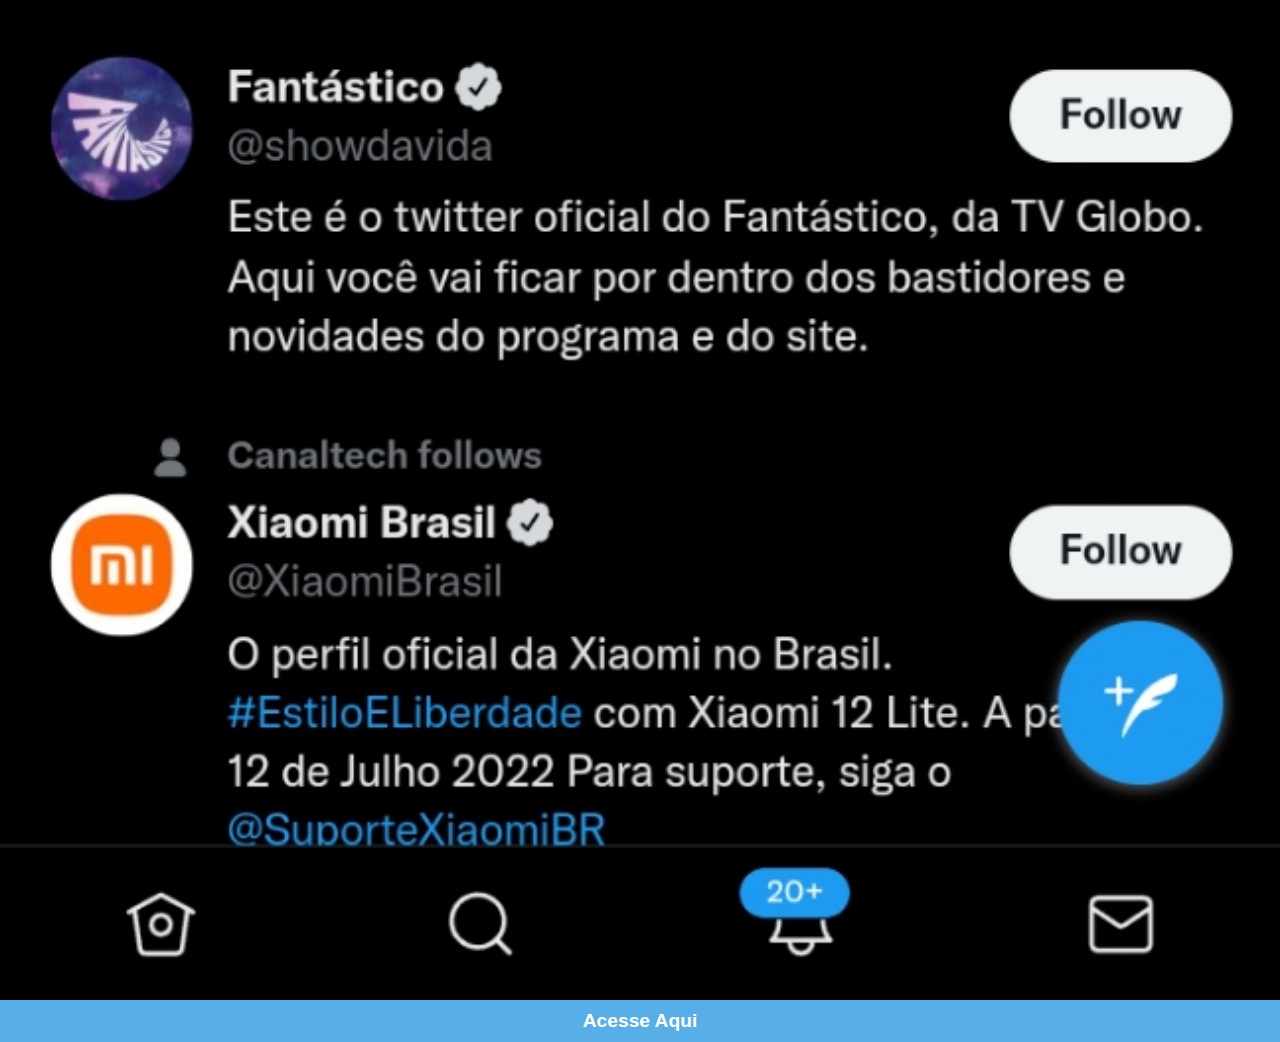
<file: pages/twitter.html>
<!DOCTYPE html>
<html lang="pt-br">
  <head>
    <meta charset="UTF-8" />
    <meta http-equiv="X-UA-Compatible" content="IE=edge" />
    <meta name="viewport" content="width=device-width, initial-scale=1.0" />
    <title>Twitter</title>
    <link rel="stylesheet" href="../styles/pages.css" />
    <style>
      body {
        background: black;
      }
      a {
        background-color: #58aee7;
      }
    </style>
  </head>
  <body>
    <img src="../images/tela-twitter.jpg" alt="Github Page" />
    <a href="https://twitter.com/TwitterBrasil" target="_blank" rel="external"
      >Acesse Aqui</a
    >
  </body>
</html>
</file>
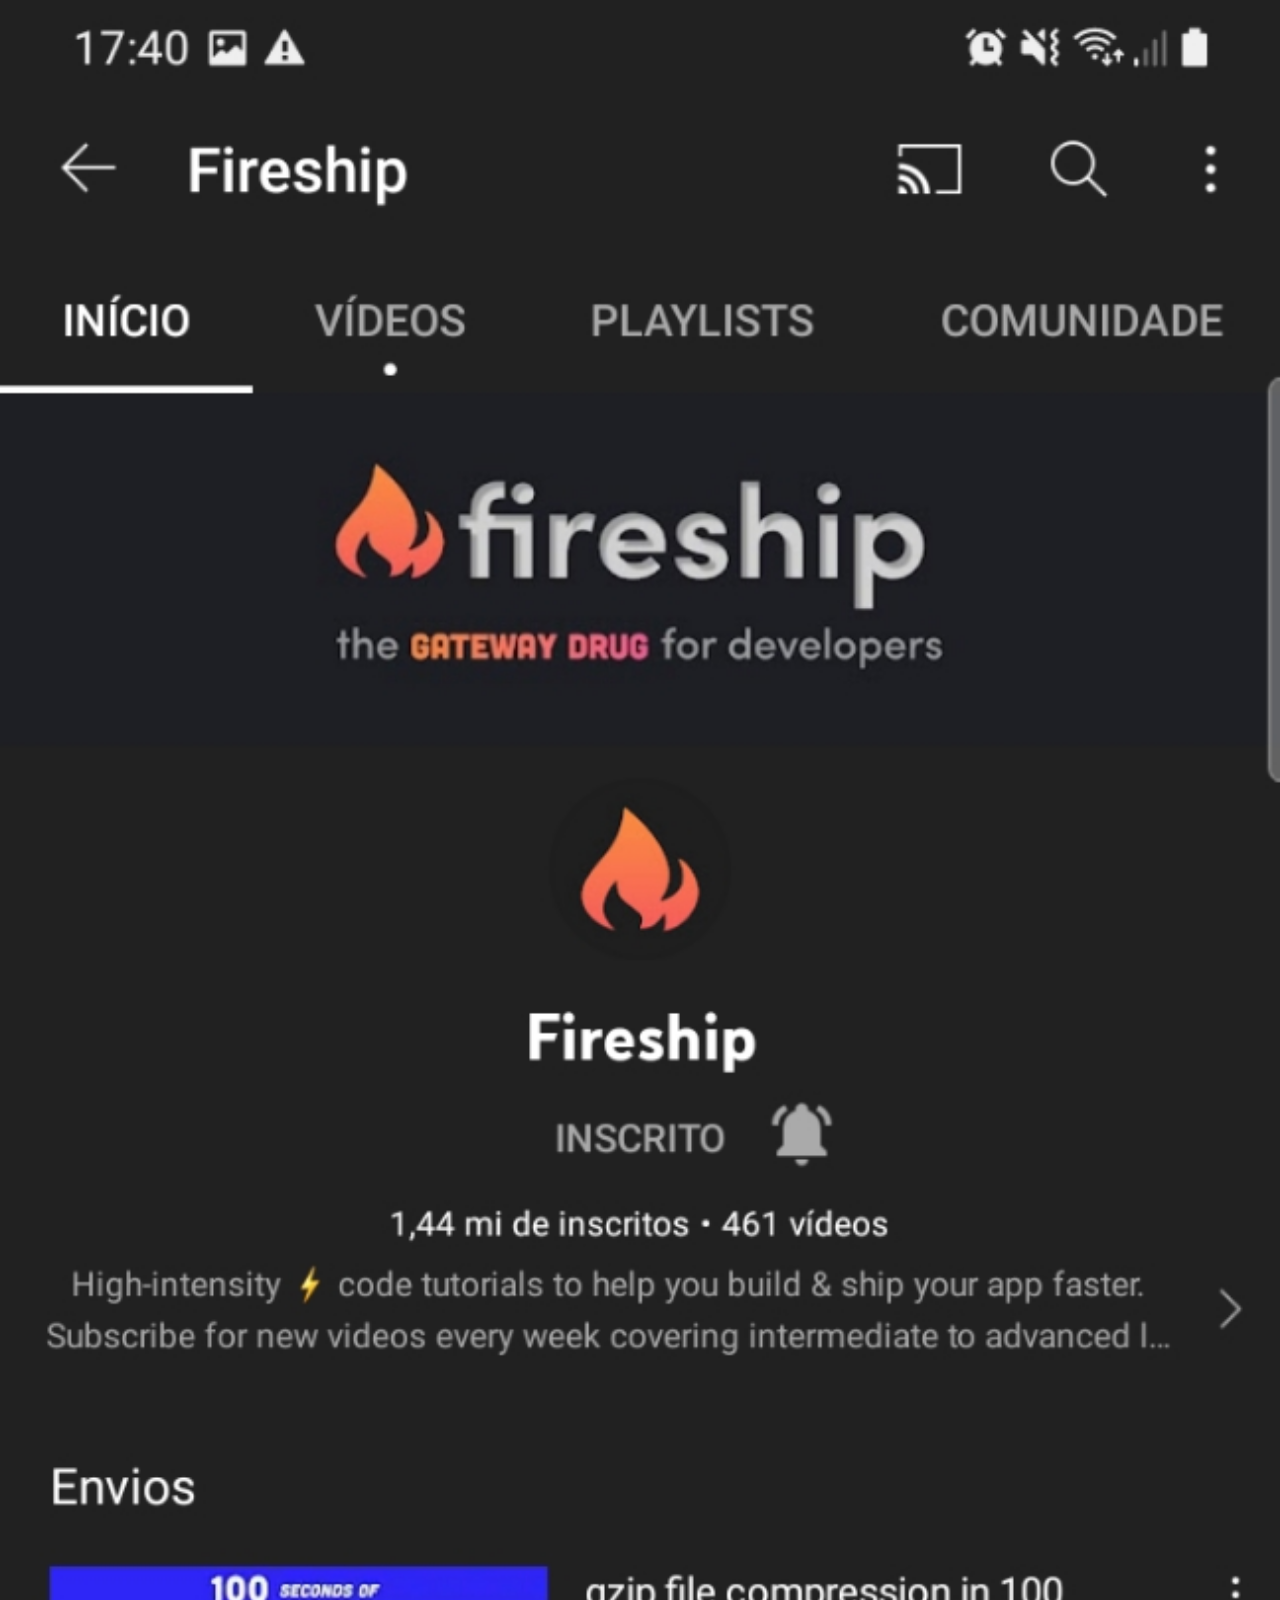
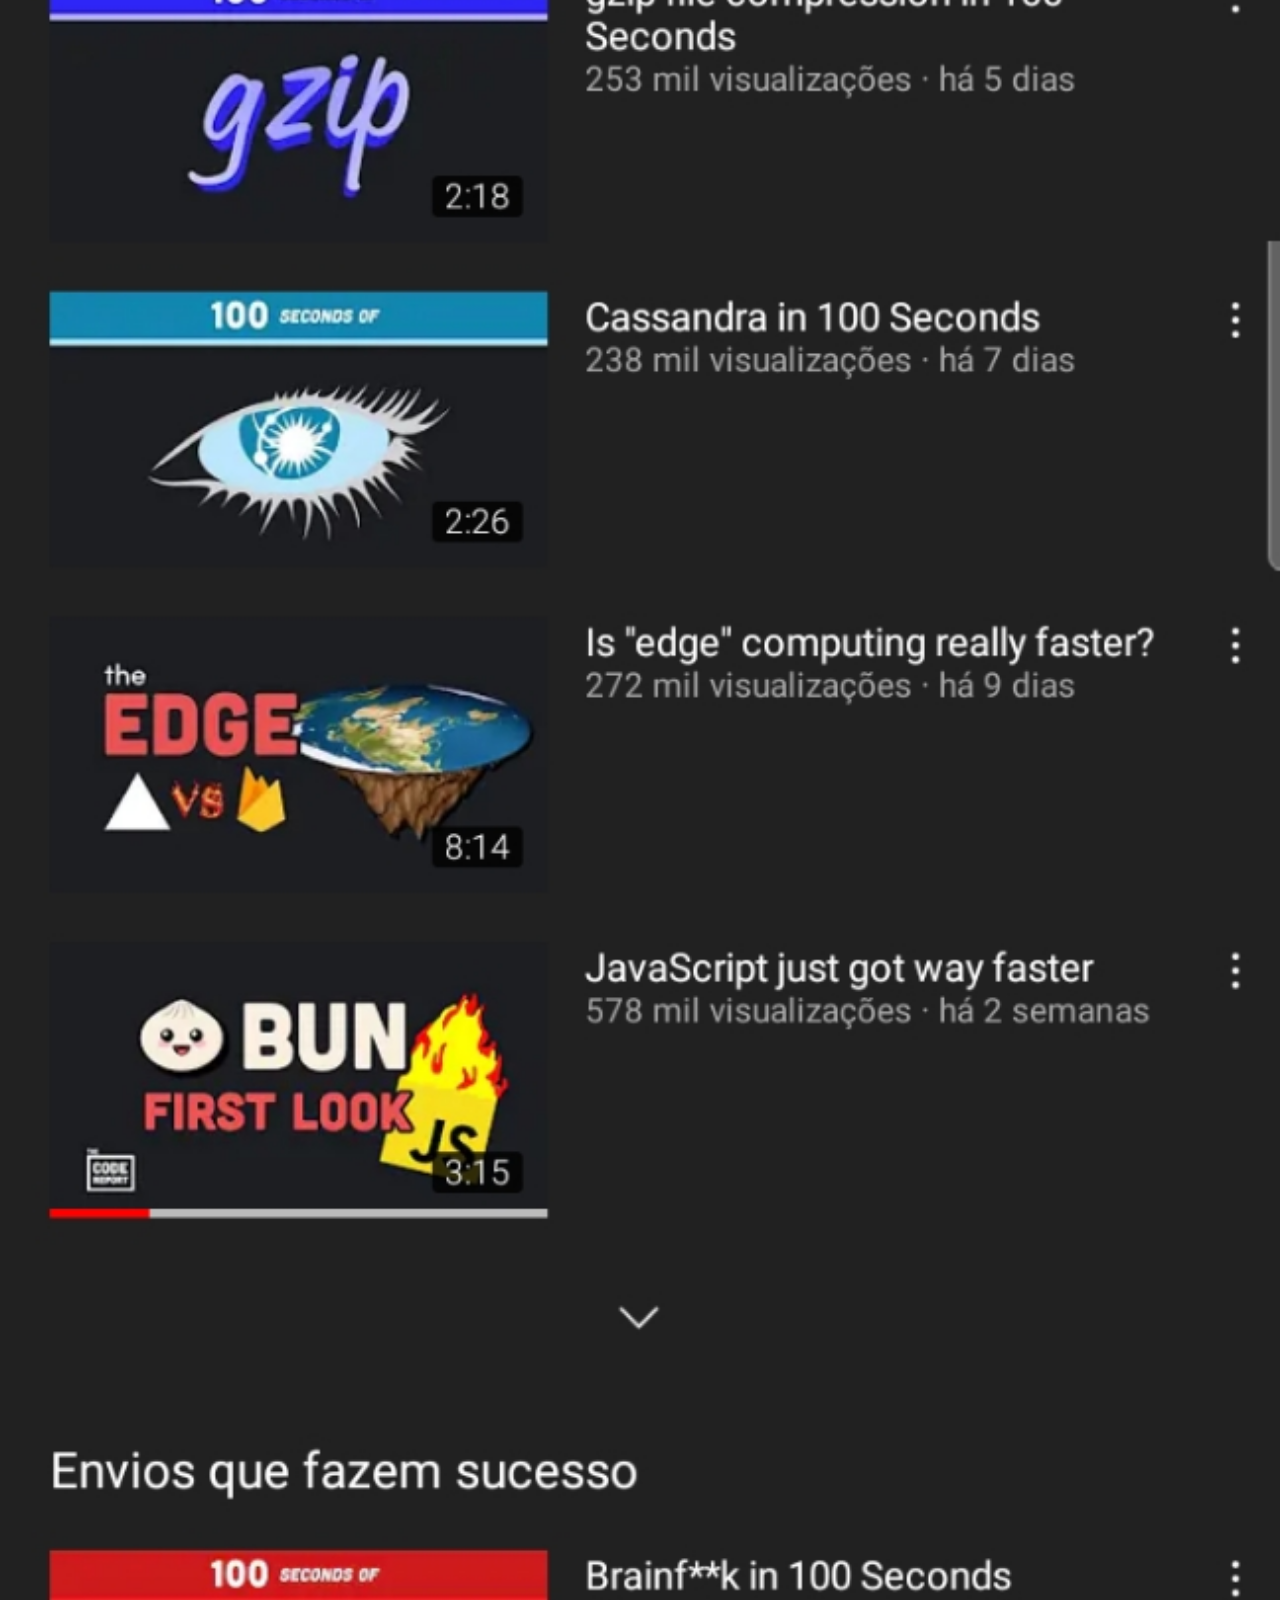
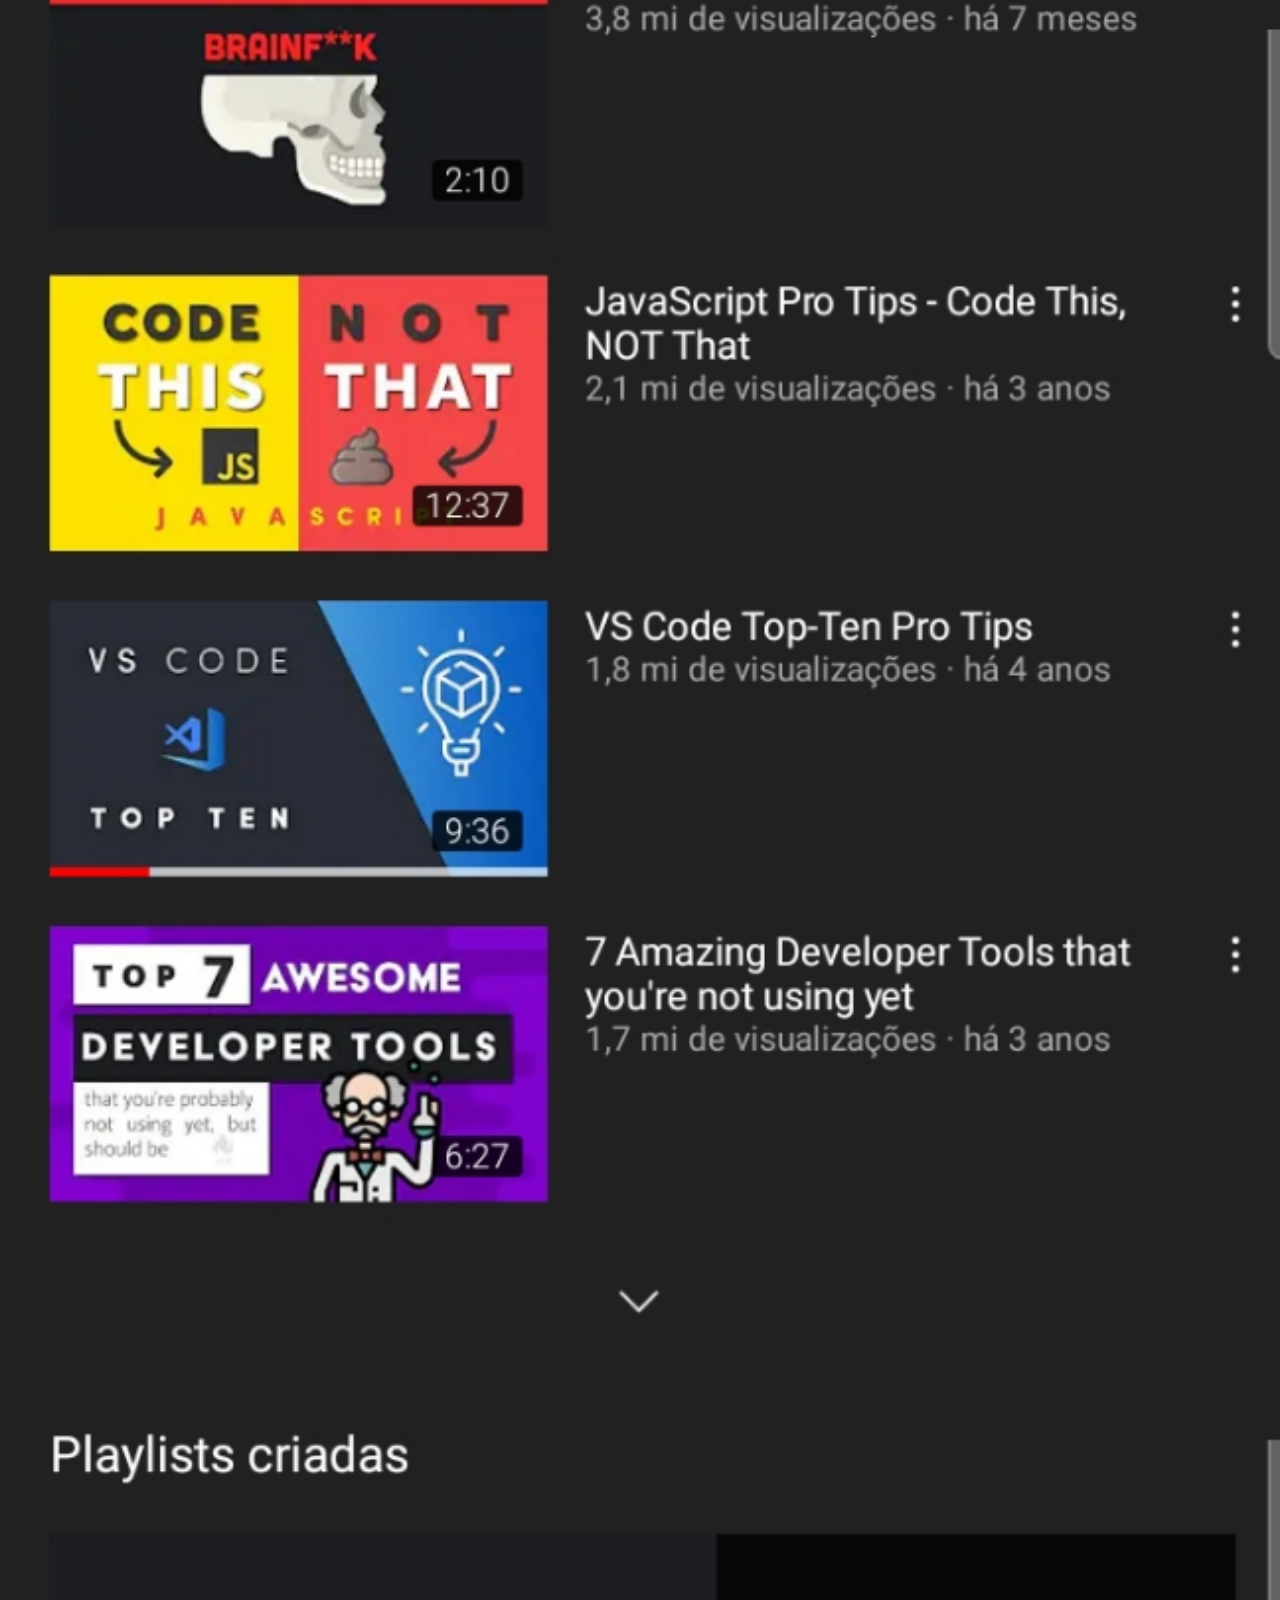
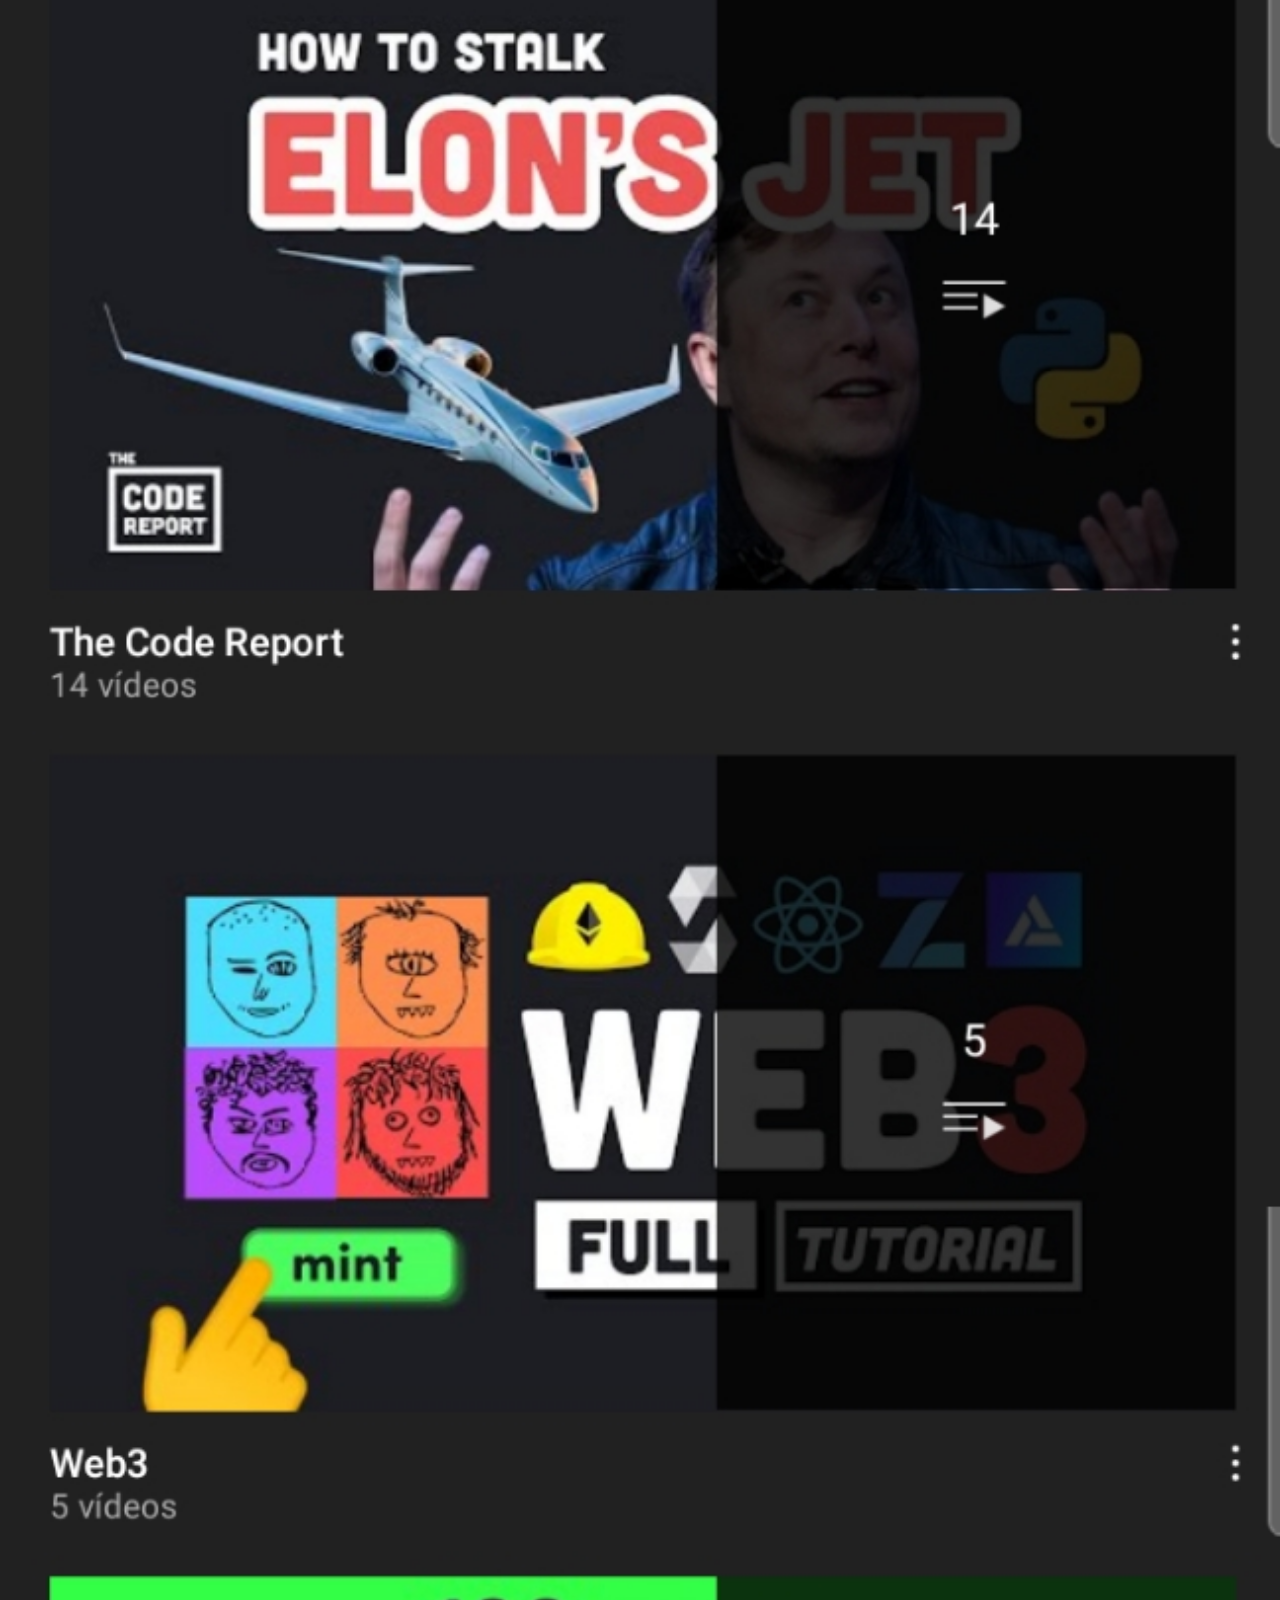
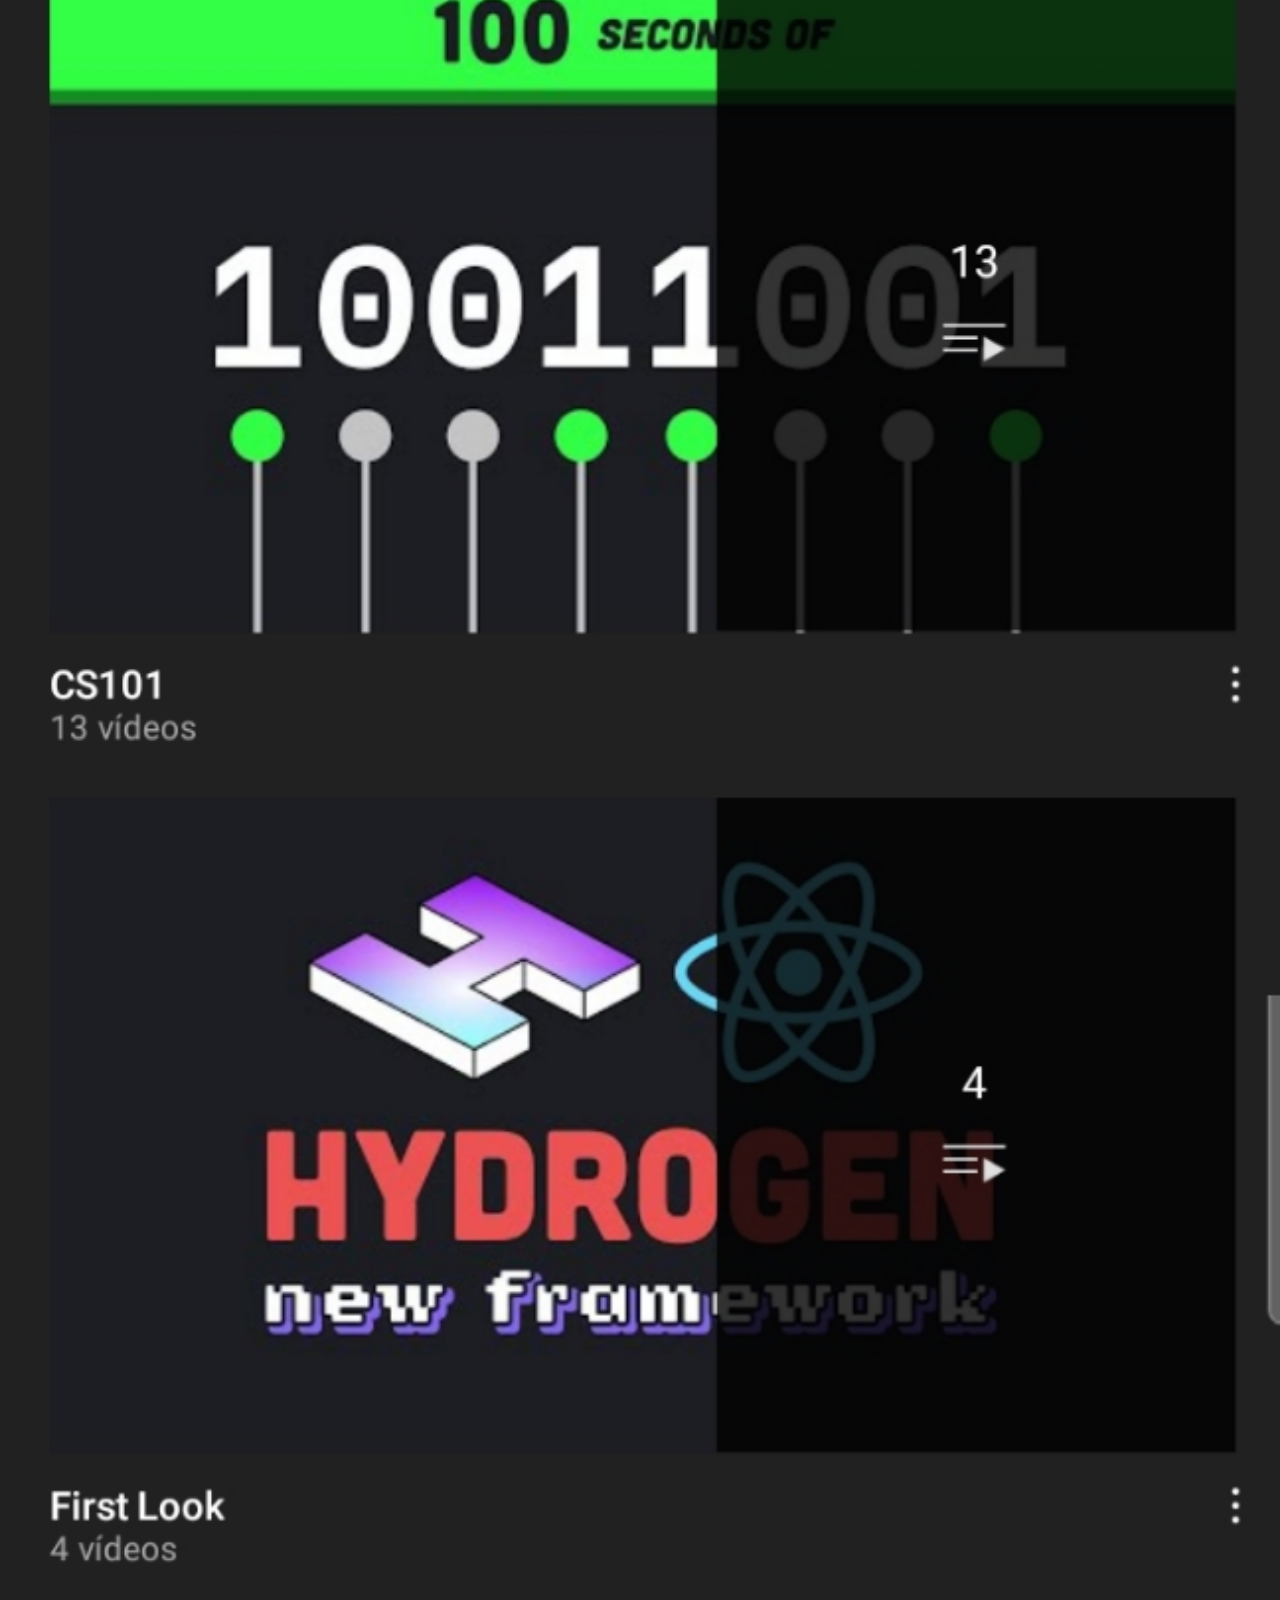
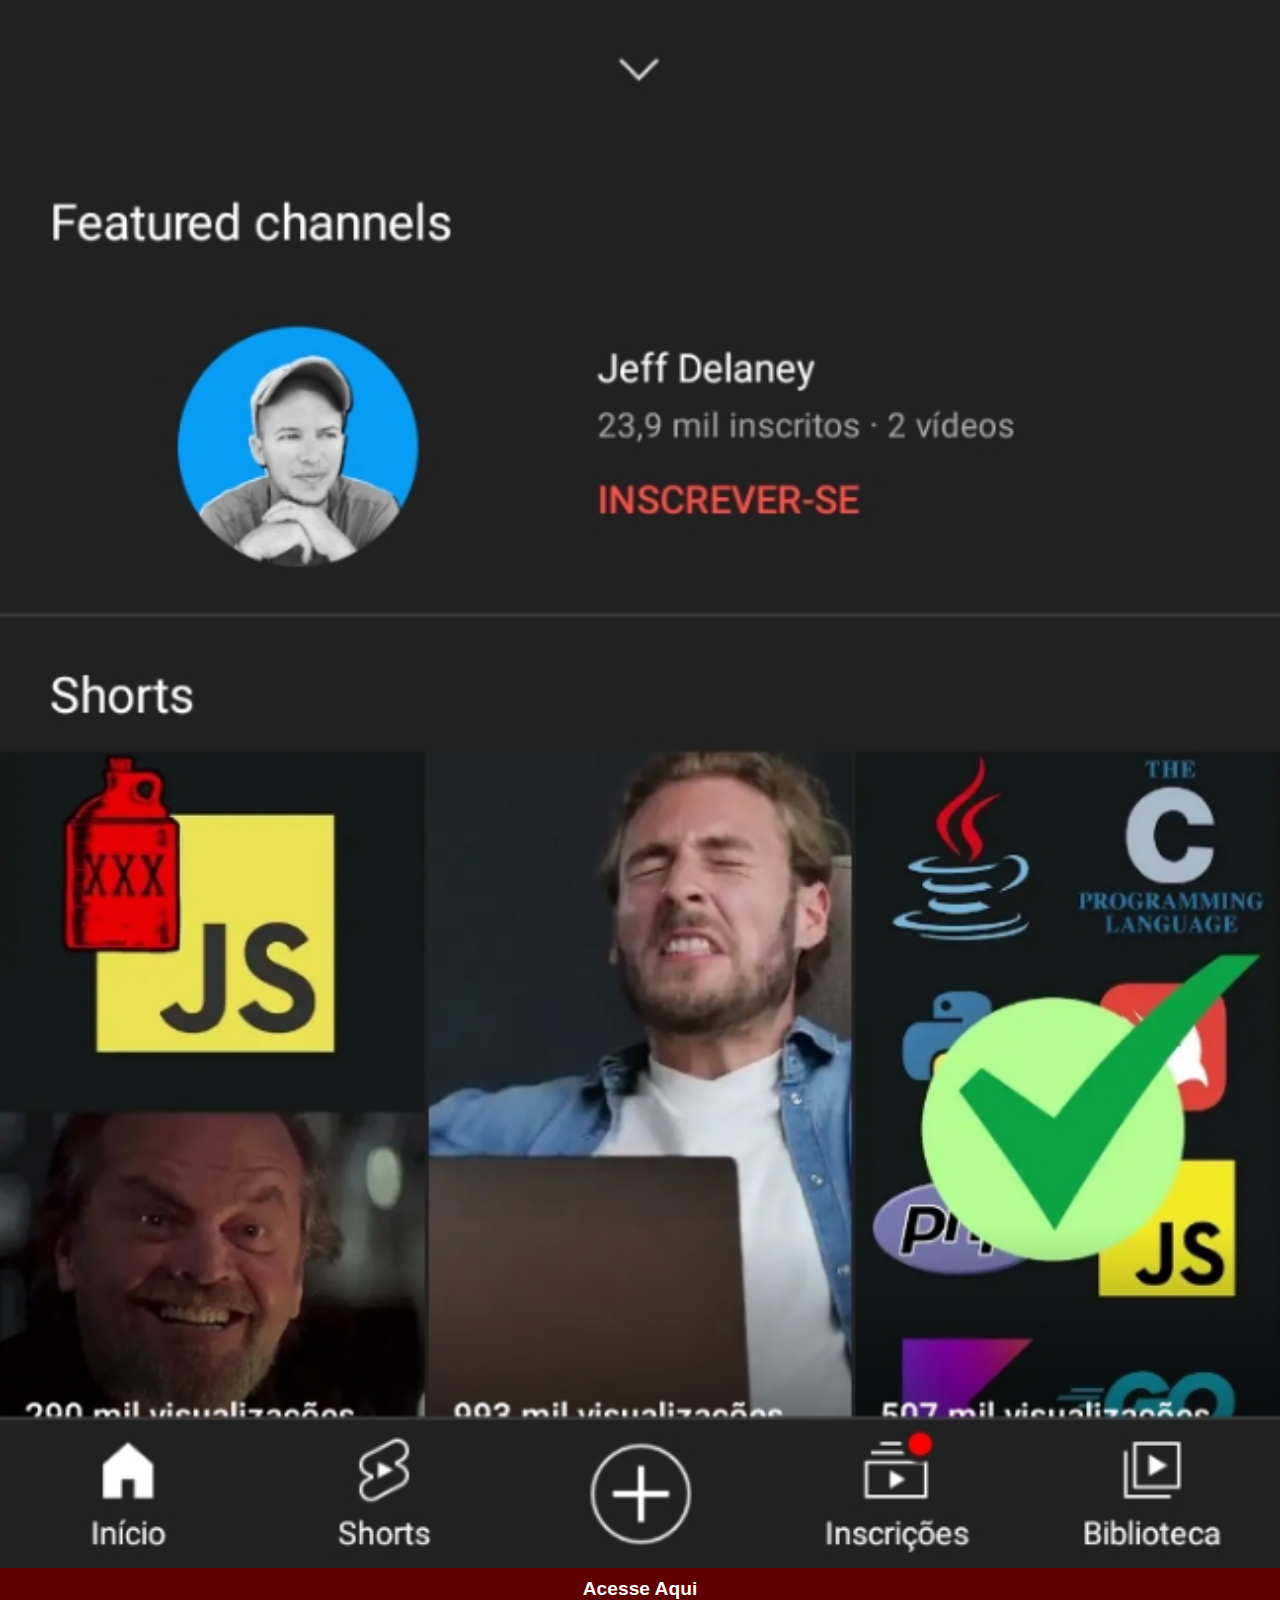
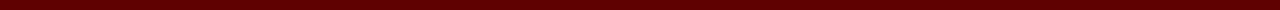
<file: pages/youtube.html>
<!DOCTYPE html>
<html lang="pt-br">
  <head>
    <meta charset="UTF-8" />
    <meta http-equiv="X-UA-Compatible" content="IE=edge" />
    <meta name="viewport" content="width=device-width, initial-scale=1.0" />
    <title>Youtube</title>
    <link rel="stylesheet" href="../styles/pages.css" />
    <style>
      body {
        background: #212121;
      }
      a {
        background-color: #5f0101;
      }
    </style>
  </head>
  <body>
    <img src="../images/tela-youtube.jpg" alt="Github Page" />
    <a href="https://youtube.com/fireship" target="_blank" rel="external"
      >Acesse Aqui</a
    >
  </body>
</html>
</file>
<file: styles/style.css>
@charset "UTF-8";

* {
  margin: 0px;
  padding: 0px;
  box-sizing: border-box;
}

body {
  background-image: url(../images/fundo-madeira.jpg);
  background-size: cover;
  background-repeat: no-repeat;
}

main {
  position: relative;
  height: 100vh;
}

section#iphone {
  position: absolute;
  top: 50%;
  left: 50%;
  transform: translate(-50%, -50%);
  height: 627px;
  width: 311px;
  background: url(../images/frame-iphone.png);
}

iframe {
  position: relative;
  top: 80px;
  left: 22px;
  width: 267px;
  height: 471px;
}

section#social-media {
  text-align: right;
  margin-right: 8px;
  padding: 2px;
}

section#social-media img:hover {
  border: 2px solid rgba(255, 255, 255, 0.63);
  transform: translate(-2px, -2px);
  box-shadow: 7px 7px 7px rgba(0, 0, 0, 0.61);

  transition-duration: 200ms;
}

a > img {
  width: 50px;
  border-radius: 50%;
  margin-top: 25px;
  box-shadow: 3px 3px 3px rgba(0, 0, 0, 0.61);
}
</file>
<file: styles/pages.css>
@charset "UTF-8";

* {
  margin: 0px;
  padding: 0px;
  font-family: "Trebuchet MS", "Lucida Sans Unicode", "Lucida Grande",
    "Lucida Sans", Arial, sans-serif;
}

img {
  width: 100vw;
}

a {
  display: block;
  font-size: 1.2em;
  color: white;
  text-decoration: none;
  text-align: center;
  padding: 10px;
  font-weight: bold;
}

a:hover {
  text-decoration: underline;
}

::-webkit-scrollbar {
  width: 0px;
}
</file>
